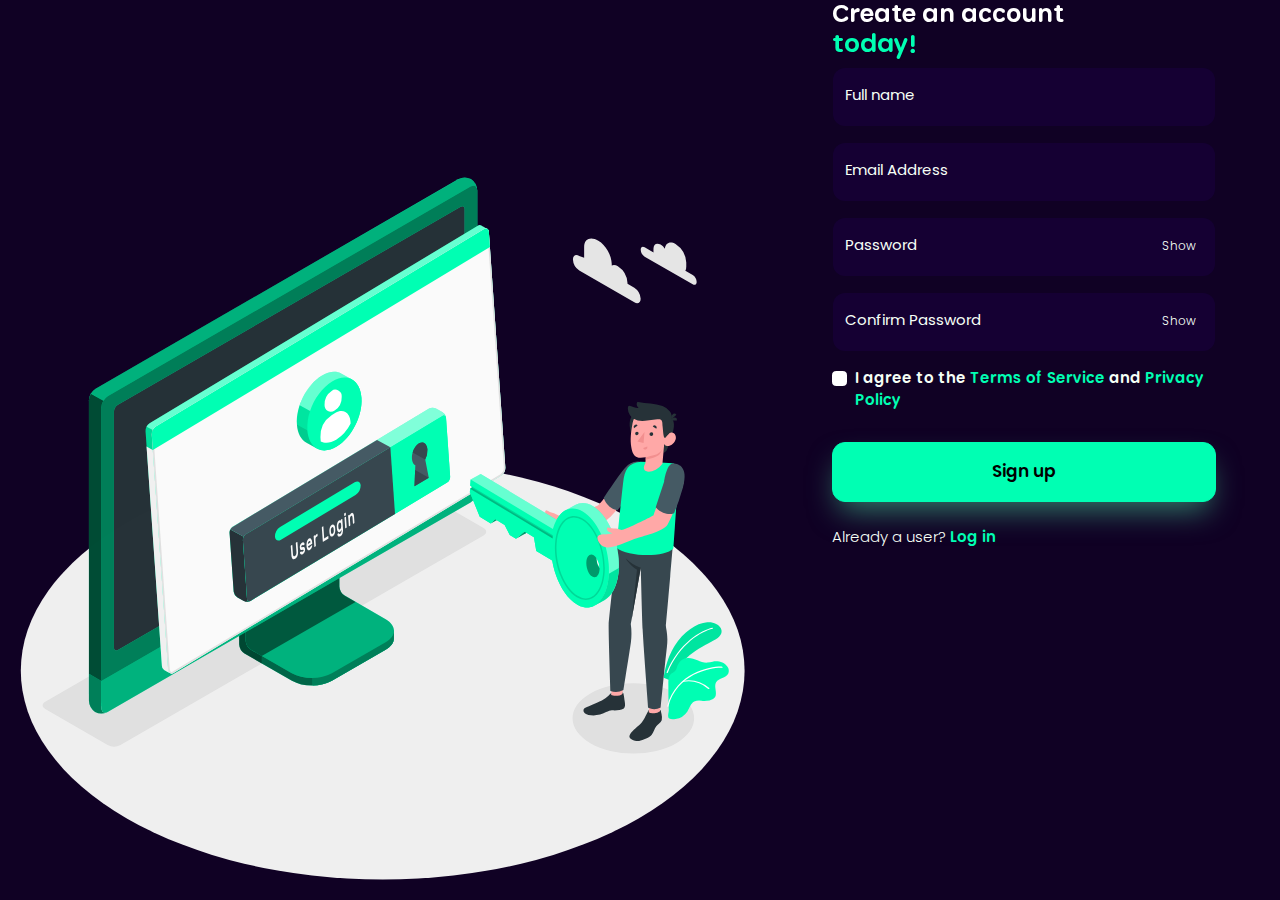
<file: index.html>
<!DOCTYPE html>
<html lang="en">
<head>
    <meta charset="UTF-8">
    <meta http-equiv="X-UA-Compatible" content="IE=edge">
    <meta name="viewport" content="width=device-width, initial-scale=1.0">
    <title>Study Buddy Signup</title>
    <link href="https://cdn.jsdelivr.net/npm/bootstrap@5.1.3/dist/css/bootstrap.min.css" rel="stylesheet">
    <link rel="stylesheet" href="https://unicons.iconscout.com/release/v4.0.0/css/line.css">
    <link rel="stylesheet" href="index.css">
    <link href="https://storyset.com/online">
    <link rel="stylesheet" href="https://cdnjs.cloudflare.com/ajax/libs/font-awesome/6.0.0-beta3/css/all.min.css">
</head>
<body>
    <form id="signup-form">
        <div class="content">
            <div class="site-wrap d-md-flex align-items-stretch">
                <div class="form-wrap">
                    <div class="form-inner">
                        <h5 class="title" style="text-align: left;">Create an account<br> <span class="today">today!</span></h5>
                        <div class="bg-img">
                            <img src="login-animate.svg" alt="Background Animation">
                        </div>
                        <div class="form-floating">
                            <input type="text" class="form-control" id="name" placeholder="Fullname" required>
                            <label for="name" style="font-family: Poppins, sans-serif;">Full name</label>
                        </div>
                        <div class="form-floating">
                            <input type="email" class="form-control" id="email" name="email" placeholder="info@example.com" required>
                            <label for="email" style="font-family: Poppins, sans-serif;">Email Address</label>
                        </div>
                        <div class="form-floating">
                            <input type="password" class="form-control" id="password" name="password" placeholder="Password" required>
                            <label for="password" style="font-family: Poppins, sans-serif;">Password</label>
                            <span id="password-show-toggle" class="password-show-toggle" onclick="togglePassword('password', 'password-show-toggle')">Show</span>
                        </div>
                        <div class="form-floating">
                            <input type="password" class="form-control" id="conpassword" name="confirm_password" placeholder="Confirm password" required>
                            <label for="conpassword" style="font-family: Poppins, sans-serif;">Confirm Password</label>
                            <span id="conpassword-show-toggle" class="conpassword-show-toggle" onclick="togglePassword('conpassword', 'conpassword-show-toggle')">Show</span>
                        </div>
                        <div class="d-flex justify-content-between">
                            <div class="form-check">
                                <input type="checkbox" class="form-check-input" id="agree" name="agree" required>
                                <label for="agree" class="form-check-label" style="font-family: 'Poppins Rounded Rounded';">I agree to the <a href="#">Terms of Service</a> and <a href="#">Privacy Policy</a></label>
                            </div>
                        </div>
                        <div class="d-grid mb-4">
                            <button type="submit" class="btn btn-primary" style="font-family: 'Poppins Rounded Rounded';">Sign up</button>
                        </div>
                        <div class="mb-2" style="font-weight: 320;">Already a user? <a href="login.html" style="font-family: 'Poppins Rounded Rounded';">Log in</a></div>
                    </div>
                </div>
            </div>
        </div>
    </form>

    <!-- Popup container -->
    <form action="home.html">
    <div class="popup-container" style="display: none;">
        <div class="popup-box">
            <img src="Confirmed-bro.svg" alt="Popup Image">
            <p><b>Sign Up successful!</b> Join us today and start exploring amazing features.</p>
            <button class="continue-btn" onclick="closePopup()">Continue</button>
        </div>
    </div>
</form>

    <script>
        // Function to toggle password visibility
        function togglePassword(inputId, toggleId) {
            const passwordField = document.getElementById(inputId);
            const toggleText = document.getElementById(toggleId);

            if (passwordField.type === "password") {
                passwordField.type = "text";
                toggleText.textContent = "Hide";
            } else {
                passwordField.type = "password";
                toggleText.textContent = "Show";
            }
        }

        // Form and popup elements
        const signupForm = document.getElementById('signup-form');
        const popupContainer = document.querySelector('.popup-container');
        const popupBox = document.querySelector('.popup-box');
        const content = document.querySelector('.content');

        // Function to show popup
        function showPopup() {
            popupContainer.style.display = 'flex';
            popupBox.classList.add('active');
            content.classList.add('blur');
        }

        // Function to close popup
        function closePopup() {
            popupBox.classList.remove('active');
            content.classList.remove('blur');
            setTimeout(() => {
                popupContainer.style.display = 'none';
            }, 300);
        }

        // Hide the popup when clicking outside the box
        popupContainer.addEventListener('click', (e) => {
            if (e.target === popupContainer) { // Check if clicked outside the popup
                popupBox.classList.remove('active'); // Remove pop-up animation
                content.classList.remove('blur'); // Remove blur effect
                setTimeout(() => {
                    popupContainer.style.display = 'none'; // Hide container after animation
                }, 300); // Match animation duration
            }
        });

        // Form submission handler
        signupForm.addEventListener('submit', (event) => {
            event.preventDefault(); // Prevent default form submission

            const name = document.getElementById('name').value.trim();
            const email = document.getElementById('email').value.trim();
            const password = document.getElementById('password').value.trim();
            const confirmPassword = document.getElementById('conpassword').value.trim();
            const agree = document.getElementById('agree').checked;

            // Input validation
            if (!name || !email || !password || !confirmPassword) {
                alert('Please fill out all fields.');
                return;
            }

            if (!validateEmail(email)) {
                alert('Please enter a valid email address.');
                return;
            }

            if (password !== confirmPassword) {
                alert('Passwords do not match.');
                return;
            }

            if (!agree) {
                alert('You must agree to the Terms of Service and Privacy Policy.');
                return;
            }

            // If all validations pass
            showPopup();
        });

        // Email validation function
        function validateEmail(email) {
            const emailRegex = /^[^\s@]+@[^\s@]+\.[^\s@]+$/; // Basic email format check
            return emailRegex.test(email);
        }
    </script>
</body>
</html>
</file>
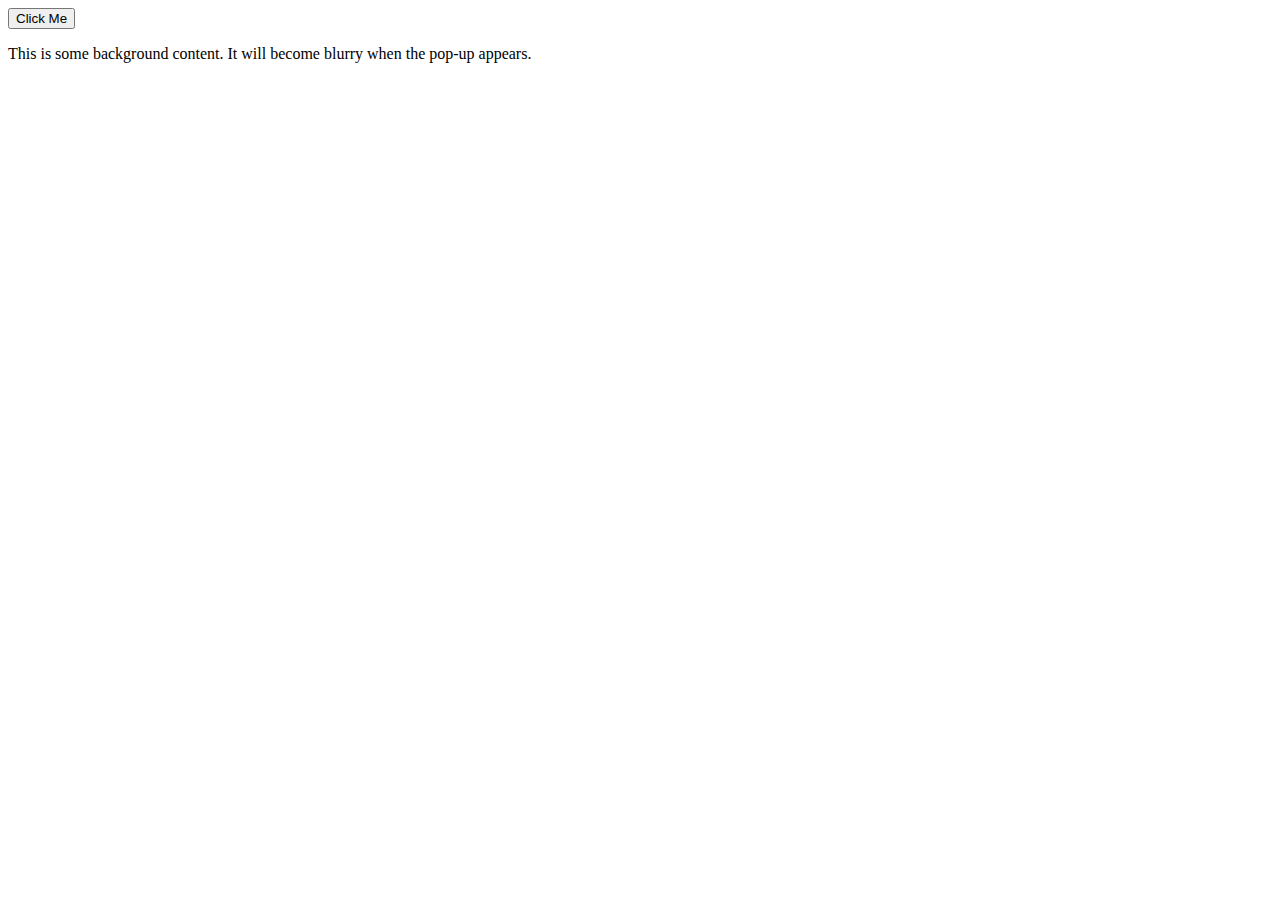
<file: aaaa.html>
<!DOCTYPE html>
<html lang="en">
<head>
    <meta charset="UTF-8">
    <meta name="viewport" content="width=device-width, initial-scale=1.0">
    <title>Rounded Popup Box</title>
    <style>
        
/* ===== Google Font Import - Poppins ===== */
@import url('https://fonts.googleapis.com/css2?family=Poppins:wght@200;300;400;500;600&display=swap');

@font-face {
  font-family: 'Poppins Rounded Rounded';
  src: url('fonts/PoppinsRounded-Rounded.ttf');
}
        /* Overlay container for the popup */
        .popup-container {
            font-family: 'Poppins', sans-sarif;
            position: fixed;
            top: 0;
            left: 0;
            width: 100%;
            height: 100%;
            display: none; /* Initially hidden */
            justify-content: center;
            align-items: center;
            background: rgba(0, 0, 0, 0.5); /* Semi-transparent background */
            animation: fadeIn 0.3s ease-in-out;
        }

        /* Main popup box with rounded edges */
        .popup-box {
            background-color: #100124; /* Purple background for the popup */
            color: white;
            border-radius: 20px; /* Rounded edges */
            padding: 20px; /* Space around the content */
            text-align: center; /* Center align the text */
            animation: popIn 0.3s ease-in-out; /* Pop-in animation */
            box-shadow: 0 10px 20px rgba(0, 0, 0, 0.3); /* Subtle shadow for depth */
            transform: scale(0); /* Initially hidden */
            max-width: 300px; /* Maximum width of the popup */
            width: 100%; /* Make it responsive */
        }

        /* Active popup animation state */
        .popup-box.active {
            transform: scale(1); /* Scale up to full size */
        }

        /* Background blur effect for the main content */
        .blur {
            filter: blur(8px); /* Apply blur effect */
            transform: scale(1.02); /* Slight zoom effect */
        }

        /* Popup animations */
        @keyframes popIn {
            0% {
                transform: scale(0.5); /* Start small */
                opacity: 0; /* Fully transparent */
            }
            100% {
                transform: scale(1); /* Full size */
                opacity: 1; /* Fully visible */
            }
        }

        @keyframes fadeIn {
            from {
                background: rgba(0, 0, 0, 0); /* Transparent */
            }
            to {
                background: rgba(0, 0, 0, 0.5); /* Semi-transparent */
            }
        }

        /* Popup image styling */
        .popup-box img {
  display: block; /* Removes inline spacing */
  width: 90%; /* Ensures the image fits nicely */
  margin: 0; /* Remove margin */
  position: relative;
  top: -40px; /* Moves the image upwards */
  margin-left: 12px;
}


        /* Main title styling */
        .popup-box p {
            margin: 0; /* Remove default margin */
            font-size: 1rem; /* Larger font size */
            margin-top: -55px;
            margin-bottom: 5px;
        }

        /* continue button styling */
        .popup-box .continue-btn {
            font-family: 'poppins rounded rounded';
            padding: 6px 5px; /* Button padding */
            width: 80%;
            font-size: 1rem; /* Button text size */
            border: 2px solid #00ffb3;
            border-radius: 15px; /* Rounded button edges */
            background-color: #100124; /* White background */
            color: #ffffff; /* Purple text color */
            cursor: pointer; /* Pointer cursor */
            transition: background-color 0.3s ease; /* Smooth hover effect */
        }

        /* Hover effect for the continue button */
        .popup-box .continue-btn:hover {
            background-color: #00ffb37d; /* Light grey background on hover */
        }
    </style>
</head>
<body>
    <!-- Trigger button to open the popup -->
    <button class="trigger-btn">Click Me</button>

    <!-- Main content that will blur when the popup is active -->
    <div class="content">
        <p>This is some background content. It will become blurry when the pop-up appears.</p>
    </div>

    <!-- Popup container -->
    <div class="popup-container">
        <!-- Popup box with content -->
        <div class="popup-box">
            <img src="Confirmed-bro.svg" alt="Popup Image">
            <p><b>Sign Up successful!</b> Join us today and start exploring amazing features.</p>
            <button class="continue-btn">Continue</button>
        </div>
    </div>

    <script>
        // Select elements
        const triggerBtn = document.querySelector('.trigger-btn');
        const popupContainer = document.querySelector('.popup-container');
        const popupBox = document.querySelector('.popup-box');
        const content = document.querySelector('.content');

        // Show the popup when the button is clicked
        triggerBtn.addEventListener('click', () => {
            popupContainer.style.display = 'flex'; // Show the container
            popupBox.classList.add('active'); // Trigger pop-up animation
            content.classList.add('blur'); // Add blur effect to the background
        });

        // Hide the popup when clicking outside the box
        popupContainer.addEventListener('click', (e) => {
            if (e.target === popupContainer) { // Check if clicked outside the popup
                popupBox.classList.remove('active'); // Remove pop-up animation
                content.classList.remove('blur'); // Remove blur effect
                setTimeout(() => {
                    popupContainer.style.display = 'none'; // Hide container after animation
                }, 300); // Match animation duration
            }
        });
    </script>
</body>
</html>
</file>
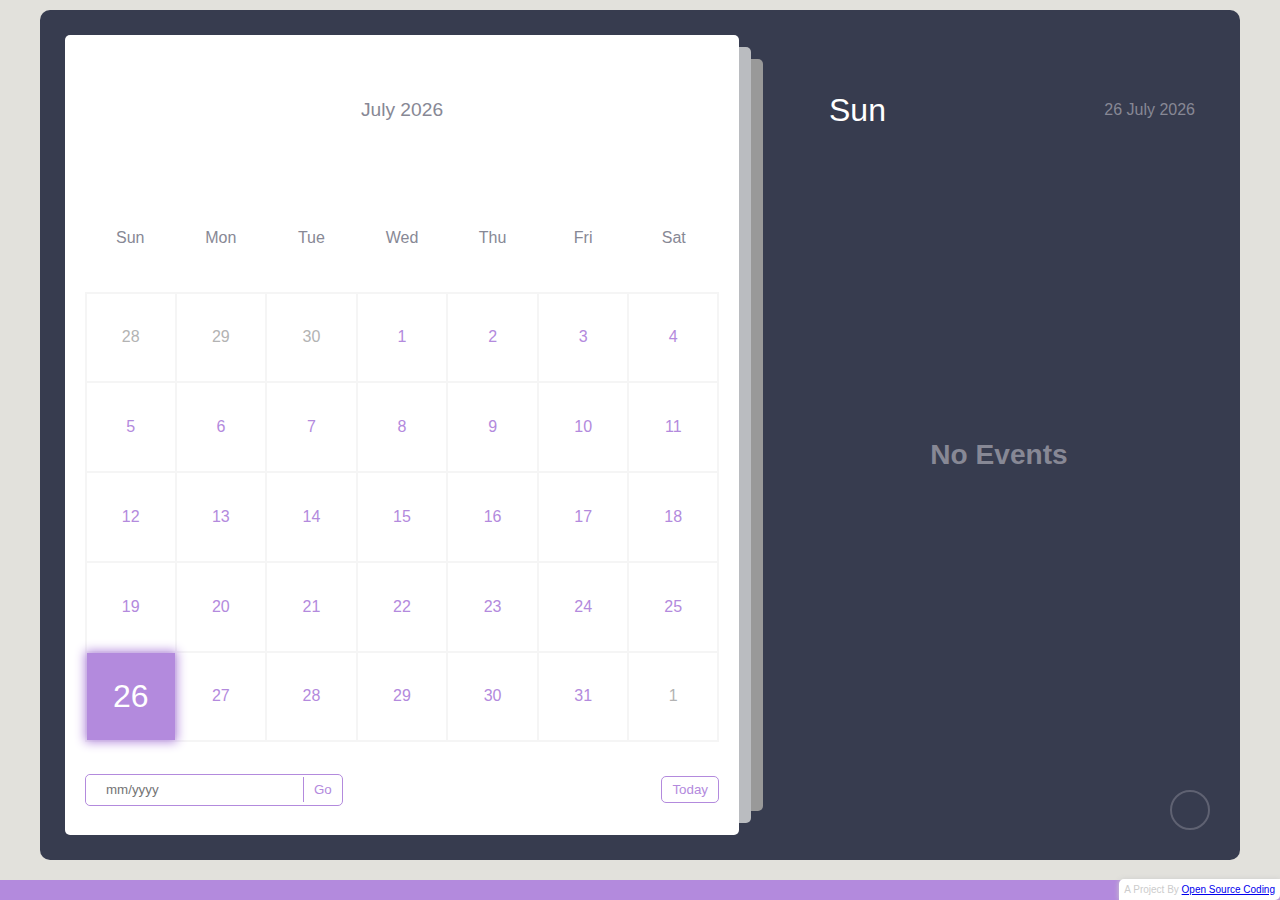
<file: calender.html>
<!DOCTYPE html>
<html lang="en">
<head>
    <meta charset="UTF-8">
    <meta http-equiv="X-UA-Compatible" content="IE=edge">
    <meta name="viewport" content="width=device-width, initial-scale=1.0">
    <link rel="stylesheet" href="calender.css">
    <title></title>
</head>
<body>
<div class="container">
    <div class="left">
      <div class="calendar">
        <div class="month">
          <i class="fas fa-angle-left prev"></i>
          <div class="date">december 2015</div>
          <i class="fas fa-angle-right next"></i>
        </div>
        <div class="weekdays">
          <div>Sun</div>
          <div>Mon</div>
          <div>Tue</div>
          <div>Wed</div>
          <div>Thu</div>
          <div>Fri</div>
          <div>Sat</div>
        </div>
        <div class="days"></div>
        <div class="goto-today">
          <div class="goto">
            <input type="text" placeholder="mm/yyyy" class="date-input" />
            <button class="goto-btn">Go</button>
          </div>
          <button class="today-btn">Today</button>
        </div>
      </div>
    </div>
    <div class="right">
      <div class="today-date">
        <div class="event-day">wed</div>
        <div class="event-date">12th december 2022</div>
      </div>
      <div class="events"></div>
      <div class="add-event-wrapper">
        <div class="add-event-header">
          <div class="title">Add Event</div>
          <i class="fas fa-times close"></i>
        </div>
        <div class="add-event-body">
          <div class="add-event-input">
            <input type="text" placeholder="Event Name" class="event-name" />
          </div>
          <div class="add-event-input">
            <input
              type="text"
              placeholder="Event Time From"
              class="event-time-from"
            />
          </div>
          <div class="add-event-input">
            <input
              type="text"
              placeholder="Event Time To"
              class="event-time-to"
            />
          </div>
        </div>
        <div class="add-event-footer">
          <button class="add-event-btn">Add Event</button>
        </div>
      </div>
    </div>
    <button class="add-event">
      <i class="fas fa-plus"></i>
    </button>
  </div>

  <div class="credits">

  </div>
  <script src="calender.js"></script>
</body>
</html>
</file>
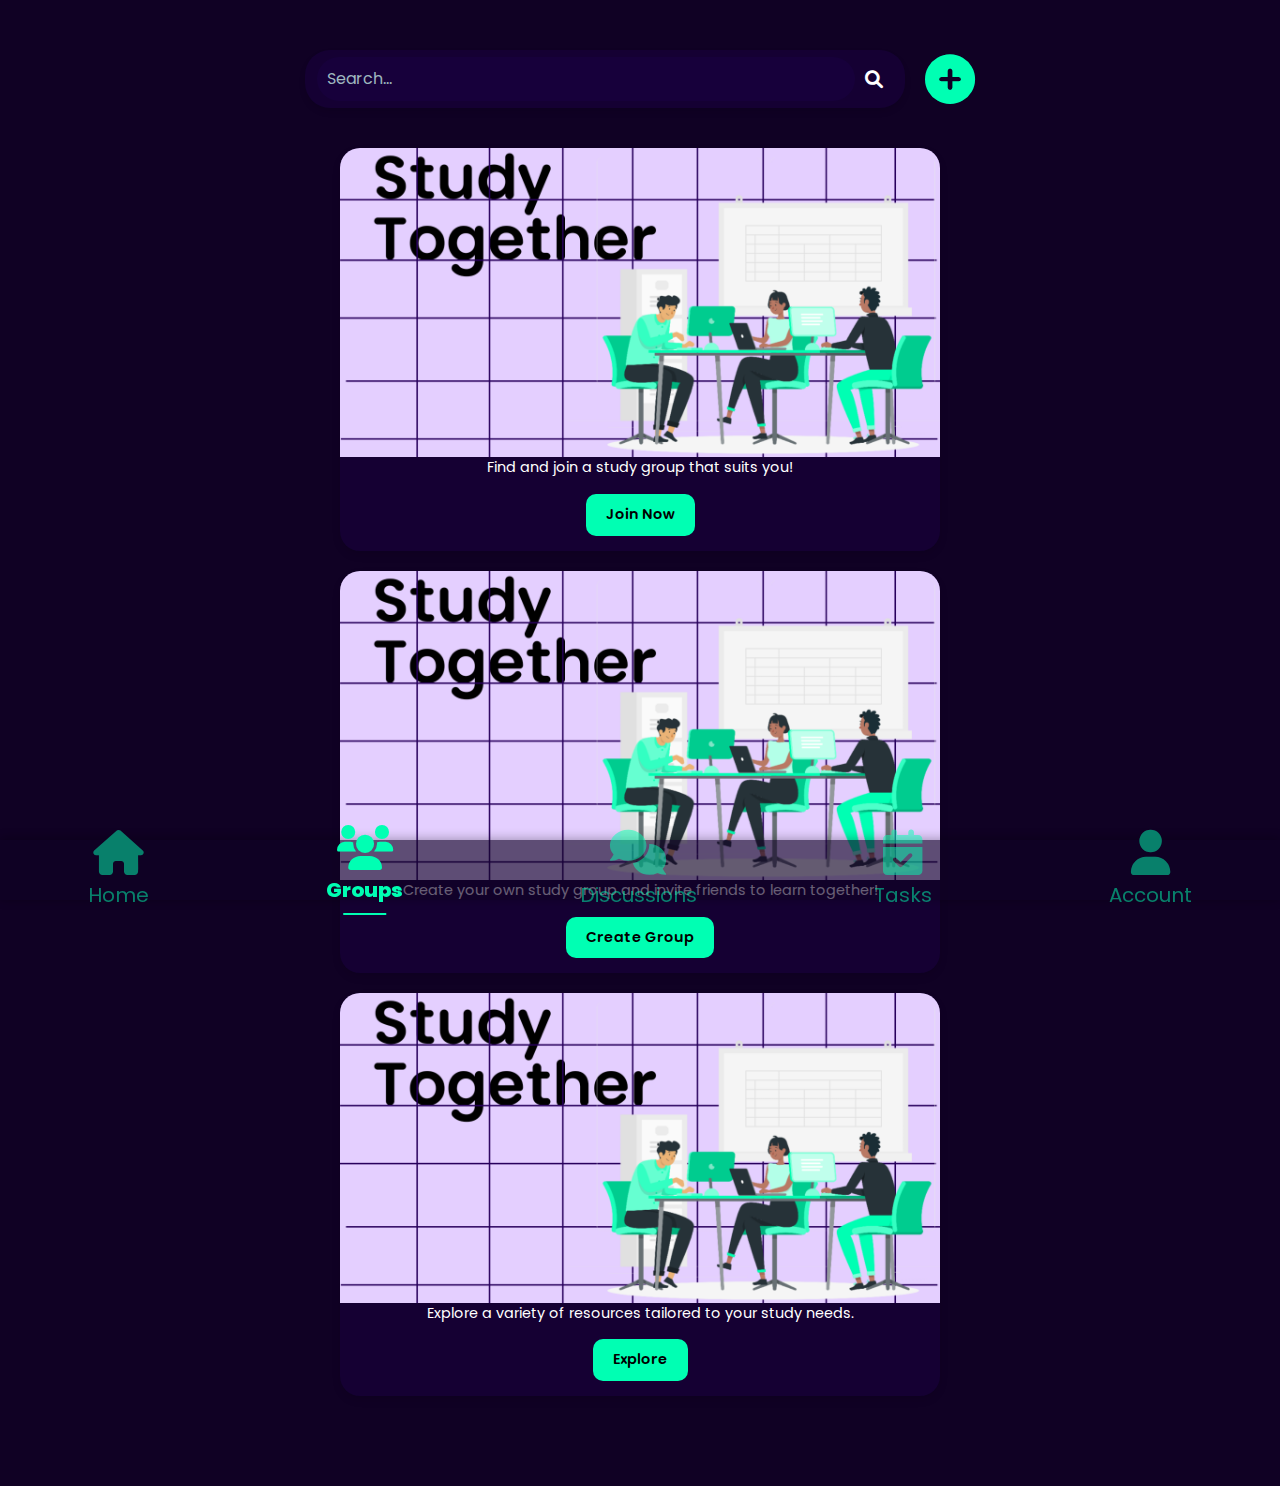
<file: groups.html>
<!DOCTYPE html>
<html lang="en">
<head>
    <meta charset="UTF-8">
    <meta http-equiv="X-UA-Compatible" content="IE=edge">
    <meta name="viewport" content="width=device-width, initial-scale=1.0">
    <title>Study Buddy</title>
    <link rel="shortcut icon" href="favicon.png">
    <link href="https://cdn.jsdelivr.net/npm/bootstrap@5.1.3/dist/css/bootstrap.min.css" rel="stylesheet">
    <link rel="stylesheet" href="https://unicons.iconscout.com/release/v4.0.0/css/line.css">
    <link rel="stylesheet" href="index.css">
    <link rel="stylesheet" href="navbar.css">
    <link rel="stylesheet" href="https://cdnjs.cloudflare.com/ajax/libs/font-awesome/6.0.0-beta3/css/all.min.css">
    <style> 
        body {
            margin: 0;
            padding: 0;
            display: flex;
            flex-direction: column;
            align-items: center;
            justify-content: flex-start;
            min-height: 100vh;
            padding: 50px 20px;
        }

        /* Container styles for scrolling cards */
        .cards-container {
            width: 100%;
            max-width: 600px; /* Limit the width for a centered look */
            margin: 20px auto; /* Centered horizontally */
        }

        /* Card styles */
        .rounded-box {
            background: #1b00437c; /* White background */
            border-radius: 20px; /* Rounded corners */
            box-shadow: 0 4px 8px rgba(0, 0, 0, 0.1); /* Subtle shadow */
            overflow: hidden; /* Ensures the image is part of the rounded box */
            width: 100%; /* Full width */
            text-align: center;
            margin-bottom: 20px; /* Space between cards */
        }

        /* Image styles */
        .rounded-box img {
            width: 100%; /* Full width image */
            display: block; /* Removes gaps below the image */
        }

        .rounded-box p {
            font-size: 0.9rem;
            color: #ffffff; /* Medium gray text */
            margin: 0 15px 15px;
        }

        /* Button styles */
        .rounded-box .button {
            background-color: #00ffb3; /* Blue button */
            color: #000000;
            padding: 10px 20px;
            border: none;
            border-radius: 10px;
            text-decoration: none;
            font-size: 0.9rem;
            cursor: pointer;
            display: inline-block;
            transition: background-color 0.3s ease;
            margin-bottom: 15px;
        }

        .rounded-box .button:hover {
            background-color: #00e09d; /* Darker blue on hover */
        }


    </style>
</head>
<body>
    <div class="search-container">
        <div class="search-bar">
          <input type="text" placeholder="Search..." class="search-input">
          <span class="search-btn"><i class="fa-solid fa-magnifying-glass"></i></span>
        </div>
        <button class="plus-btn">
          <i class="fa-solid fa-circle-plus fa-beat"></i>
        </button>
      </div>
      
    <!-- Cards Container -->
    <div class="cards-container">
        <!-- Card 1 -->
        <div class="rounded-box">
            <img src="20241225_155256copy.png" alt="Illustration 1">
            <p>Find and join a study group that suits you!</p>
            <a href="#" class="button" style="font-family: 'Poppins Rounded Rounded';">Join Now</a>
        </div>
        <!-- Card 2 -->
        <div class="rounded-box">
            <img src="20241225_155256copy.png" alt="Illustration 2">
            <p>Create your own study group and invite friends to learn together!</p>
            <a href="#" class="button" style="font-family: 'Poppins Rounded Rounded';">Create Group</a>
        </div>
        <!-- Card 3 -->
        <div class="rounded-box">
            <img src="20241225_155256copy.png" alt="Illustration 3">
            <p>Explore a variety of resources tailored to your study needs.</p>
            <a href="#" class="button" style="font-family: 'Poppins Rounded Rounded';">Explore</a>
        </div>
    </div>

    <div class="bottom-nav">
        <a href="home.html" class="nav-item">
          <i class="fa-solid fa-house"></i>
          <span>Home</span>
        </a>
        <a href="groups.html" class="nav-item active">
          <i class="fa-solid fa-users"></i>
          <span>Groups</span>
        </a>
        <a href="heyy.html" class="nav-item">
          <i class="fa-solid fa-comments"></i>
          <span>Discussions</span>
        </a>
        <a href="#tasks" class="nav-item">
          <i class="fa-solid fa-calendar-check"></i>
          <span>Tasks</span>
        </a>
        <a href="#account" class="nav-item">
          <i class="fa-solid fa-user"></i>
          <span>Account</span>
        </a>
    </div>
      
<script src="navbar.js"></script>
<script src="groups.js"></script>
  
</body>
</html>
</file>
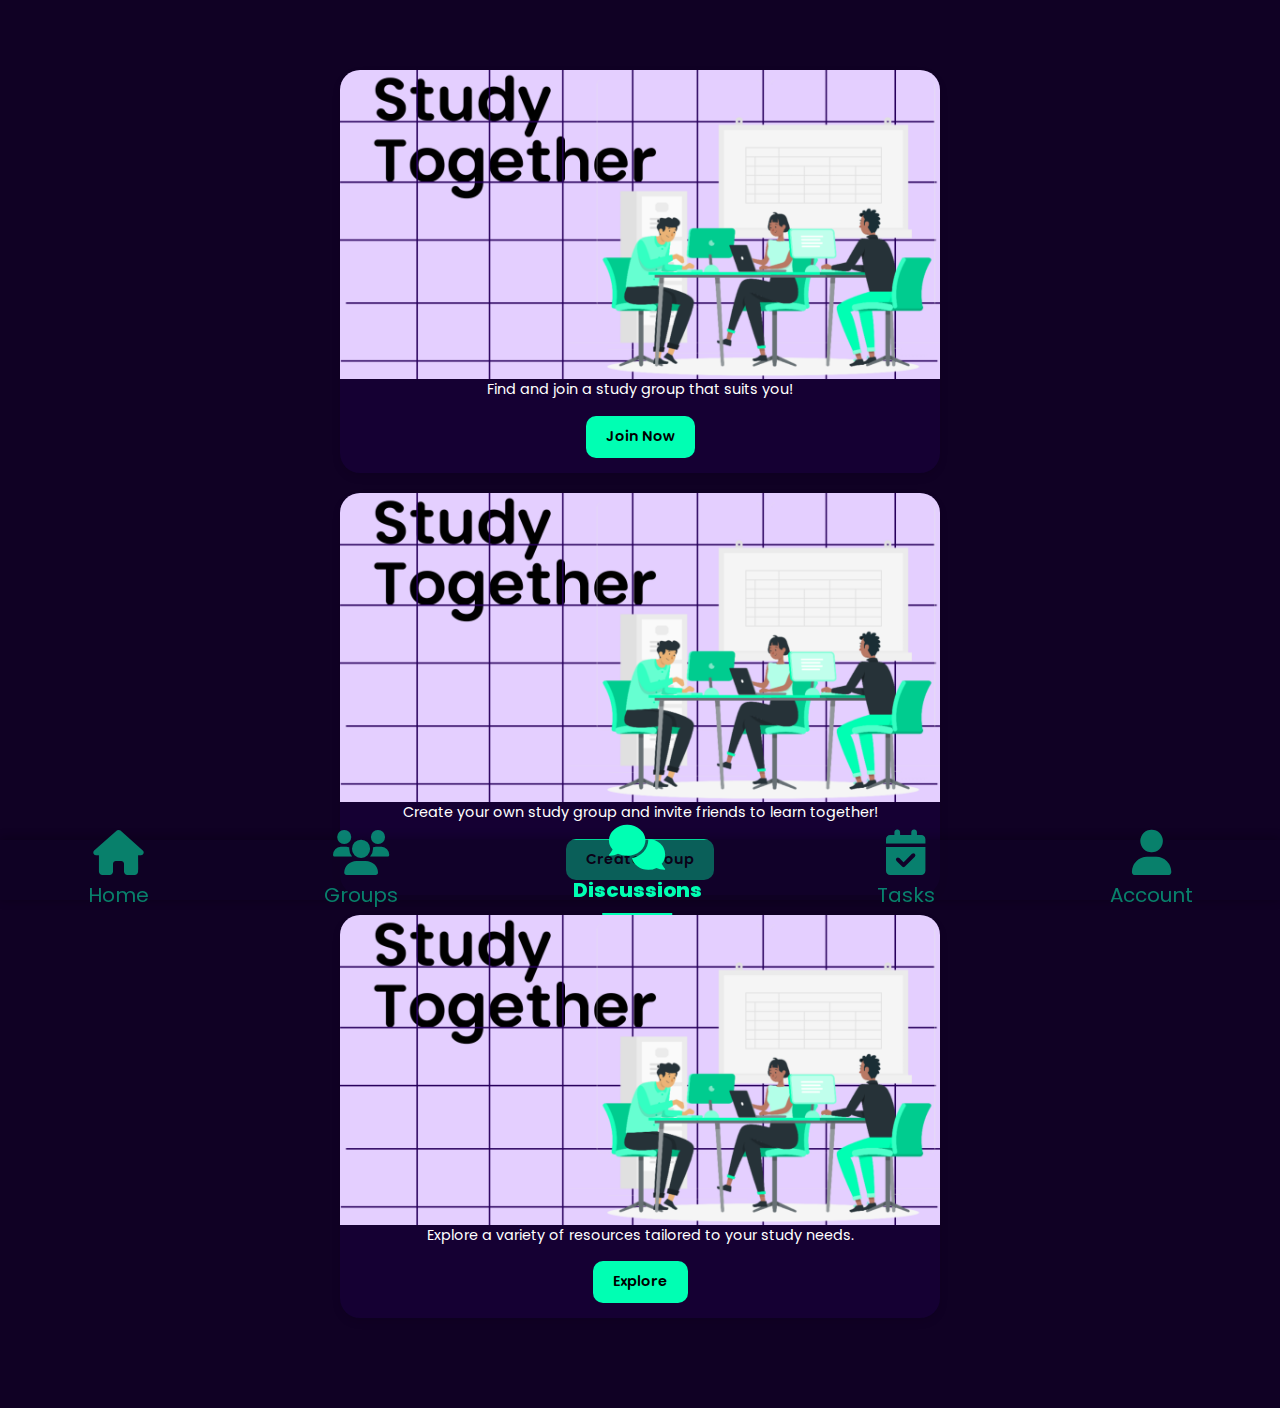
<file: heyy.html>
<!DOCTYPE html>
<html lang="en">
<head>
    <meta charset="UTF-8">
    <meta http-equiv="X-UA-Compatible" content="IE=edge">
    <meta name="viewport" content="width=device-width, initial-scale=1.0">
    <title>Study Buddy</title>
    <link rel="shortcut icon" href="favicon.png">
    <link href="https://cdn.jsdelivr.net/npm/bootstrap@5.1.3/dist/css/bootstrap.min.css" rel="stylesheet">
    <link rel="stylesheet" href="https://unicons.iconscout.com/release/v4.0.0/css/line.css">
    <link rel="stylesheet" href="index.css">
    <link rel="stylesheet" href="navbar.css">
    <link rel="stylesheet" href="https://cdnjs.cloudflare.com/ajax/libs/font-awesome/6.0.0-beta3/css/all.min.css">
    <style> 
        body {
            margin: 0;
            padding: 0;
            display: flex;
            flex-direction: column;
            align-items: center;
            justify-content: flex-start;
            min-height: 100vh;
            padding: 50px 20px;
        }

        /* Container styles for scrolling cards */
        .cards-container {
            width: 100%;
            max-width: 600px; /* Limit the width for a centered look */
            margin: 20px auto; /* Centered horizontally */
        }

        /* Card styles */
        .rounded-box {
            background: #1b00437c; /* White background */
            border-radius: 20px; /* Rounded corners */
            box-shadow: 0 4px 8px rgba(0, 0, 0, 0.1); /* Subtle shadow */
            overflow: hidden; /* Ensures the image is part of the rounded box */
            width: 100%; /* Full width */
            text-align: center;
            margin-bottom: 20px; /* Space between cards */
        }

        /* Image styles */
        .rounded-box img {
            width: 100%; /* Full width image */
            display: block; /* Removes gaps below the image */
        }

        .rounded-box p {
            font-size: 0.9rem;
            color: #ffffff; /* Medium gray text */
            margin: 0 15px 15px;
        }

        /* Button styles */
        .rounded-box .button {
            background-color: #00ffb3; /* Blue button */
            color: #000000;
            padding: 10px 20px;
            border: none;
            border-radius: 10px;
            text-decoration: none;
            font-size: 0.9rem;
            cursor: pointer;
            display: inline-block;
            transition: background-color 0.3s ease;
            margin-bottom: 15px;
        }

        .rounded-box .button:hover {
            background-color: #00e09d; /* Darker blue on hover */
        }


    </style>
</head>
<body>
    <!-- Cards Container -->
    <div class="cards-container">
        <!-- Card 1 -->
        <div class="rounded-box">
            <img src="20241225_155256copy.png" alt="Illustration 1">
            <p>Find and join a study group that suits you!</p>
            <a href="#" class="button" style="font-family: 'Poppins Rounded Rounded';">Join Now</a>
        </div>
        <!-- Card 2 -->
        <div class="rounded-box">
            <img src="20241225_155256copy.png" alt="Illustration 2">
            <p>Create your own study group and invite friends to learn together!</p>
            <a href="#" class="button" style="font-family: 'Poppins Rounded Rounded';">Create Group</a>
        </div>
        <!-- Card 3 -->
        <div class="rounded-box">
            <img src="20241225_155256copy.png" alt="Illustration 3">
            <p>Explore a variety of resources tailored to your study needs.</p>
            <a href="#" class="button" style="font-family: 'Poppins Rounded Rounded';">Explore</a>
        </div>
    </div>

    <div class="bottom-nav">
        <a href="home.html" class="nav-item">
          <i class="fa-solid fa-house"></i>
          <span>Home</span>
        </a>
        <a href="groups.html" class="nav-item">
          <i class="fa-solid fa-users"></i>
          <span>Groups</span>
        </a>
        <a href="heyy.html" class="nav-item active">
          <i class="fa-solid fa-comments"></i>
          <span>Discussions</span>
        </a>
        <a href="#tasks" class="nav-item">
          <i class="fa-solid fa-calendar-check"></i>
          <span>Tasks</span>
        </a>
        <a href="#account" class="nav-item">
          <i class="fa-solid fa-user"></i>
          <span>Account</span>
        </a>
    </div>
      
        
<script src="navbar.js"></script>
  
</body>
</html>
</file>
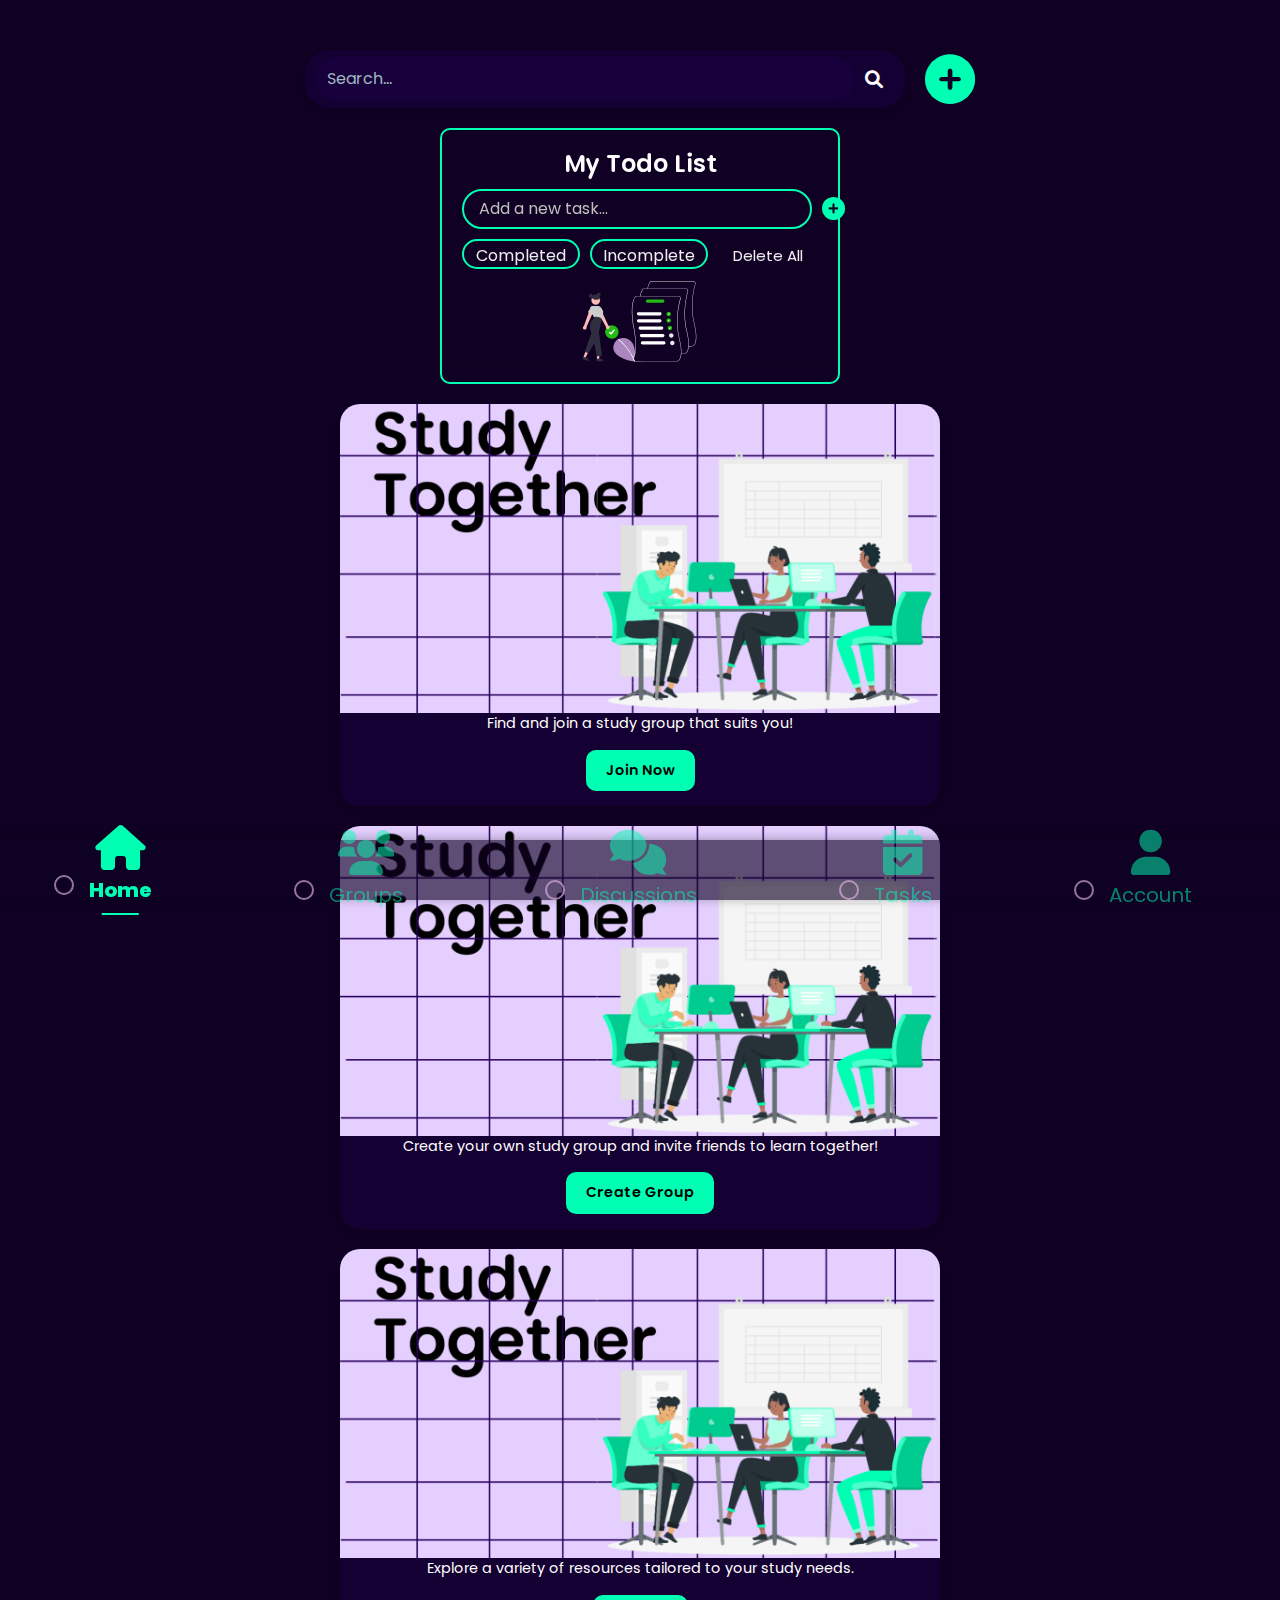
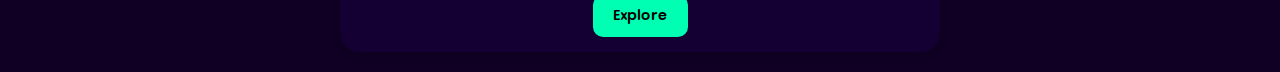
<file: home.html>
<!DOCTYPE html>
<html lang="en">
<head>
    <meta charset="UTF-8">
    <meta http-equiv="X-UA-Compatible" content="IE=edge">
    <meta name="viewport" content="width=device-width, initial-scale=1.0">
    <title>Study Buddy</title>
    <link rel="shortcut icon" href="favicon.png">
    <link href="https://cdn.jsdelivr.net/npm/bootstrap@5.1.3/dist/css/bootstrap.min.css" rel="stylesheet">
    <link rel="stylesheet" href="https://unicons.iconscout.com/release/v4.0.0/css/line.css">
    <link rel="stylesheet" href="index.css">
    <link rel="stylesheet" href="navbar.css">
    <link rel="stylesheet" href="todo.css">
    <link rel="stylesheet" href="https://cdnjs.cloudflare.com/ajax/libs/font-awesome/6.0.0-beta3/css/all.min.css">
    <style> 
        body {
            margin: 0;
            padding: 0;
            display: flex;
            flex-direction: column;
            align-items: center;
            justify-content: flex-start;
            min-height: 100vh;
            padding: 50px 20px;
        }

        /* Container styles for scrolling cards */
        .cards-container {
            width: 100%;
            max-width: 600px; /* Limit the width for a centered look */
            margin: 20px auto; /* Centered horizontally */
        }

        /* Card styles */
        .rounded-box {
            background: #1b00437c; /* White background */
            border-radius: 20px; /* Rounded corners */
            box-shadow: 0 4px 8px rgba(0, 0, 0, 0.1); /* Subtle shadow */
            overflow: hidden; /* Ensures the image is part of the rounded box */
            width: 100%; /* Full width */
            text-align: center;
            margin-bottom: 20px; /* Space between cards */
        }

        /* Image styles */
        .rounded-box img {
            width: 100%; /* Full width image */
            display: block; /* Removes gaps below the image */
        }

        .rounded-box p {
            font-size: 0.9rem;
            color: #ffffff; /* Medium gray text */
            margin: 0 15px 15px;
        }

        /* Button styles */
        .rounded-box .button {
            background-color: #00ffb3; /* Blue button */
            color: #000000;
            padding: 10px 20px;
            border: none;
            border-radius: 10px;
            text-decoration: none;
            font-size: 0.9rem;
            cursor: pointer;
            display: inline-block;
            transition: background-color 0.3s ease;
            margin-bottom: 15px;
        }

        .rounded-box .button:hover {
            background-color: #00e09d; /* Darker blue on hover */
        }


    </style>
</head>
<body>
    <div class="search-container">
        <div class="search-bar">
          <input type="text" placeholder="Search..." class="search-input">
          <span class="search-btn"><i class="fa-solid fa-magnifying-glass"></i></span>
        </div>
        <button class="plus-btn">
          <i class="fa-solid fa-circle-plus"></i>
        </button>
      </div>
      <div class="container">
        <h4>My Todo List</h4>
        <div class="input-container">
          <input class="todo-input" placeholder="Add a new task...">
          <button class="add-button">
            <i class="fa-solid fa-circle-plus fa-beat"></i>
          </button>
        </div>
        <div class="filters">
          <div class="filter" data-filter="completed">Completed</div>
          <div class="filter" data-filter="pending">Incomplete</div>
          <div class="delete-all">Delete All</div>
        </div>
        <div class="todos-container">
          <ul class="todos"></ul>
          <img class="empty-image" src="./empty.svg">
        </div>
      </div>
      
    <!-- Cards Container -->
    <div class="cards-container">
        <!-- Card 1 -->
        <div class="rounded-box">
            <img src="20241225_155256copy.png" alt="Illustration 1">
            <p>Find and join a study group that suits you!</p>
            <a href="#" class="button" style="font-family: 'Poppins Rounded Rounded';">Join Now</a>
        </div>
        <!-- Card 2 -->
        <div class="rounded-box">
            <img src="20241225_155256copy.png" alt="Illustration 2">
            <p>Create your own study group and invite friends to learn together!</p>
            <a href="#" class="button" style="font-family: 'Poppins Rounded Rounded';">Create Group</a>
        </div>
        <!-- Card 3 -->
        <div class="rounded-box">
            <img src="20241225_155256copy.png" alt="Illustration 3">
            <p>Explore a variety of resources tailored to your study needs.</p>
            <a href="#" class="button" style="font-family: 'Poppins Rounded Rounded';">Explore</a>
        </div>
    </div>

    <div class="bottom-nav">
        <a href="home.html" class="nav-item">
          <i class="fa-solid fa-house"></i>
          <span>Home</span>
        </a>
        <a href="groups.html" class="nav-item active">
          <i class="fa-solid fa-users"></i>
          <span>Groups</span>
        </a>
        <a href="heyy.html" class="nav-item">
          <i class="fa-solid fa-comments"></i>
          <span>Discussions</span>
        </a>
        <a href="#tasks" class="nav-item">
          <i class="fa-solid fa-calendar-check"></i>
          <span>Tasks</span>
        </a>
        <a href="#account" class="nav-item">
          <i class="fa-solid fa-user"></i>
          <span>Account</span>
        </a>
    </div>
      
<script src="navbar.js"></script>
<script src="groups.js"></script>
<script src="todo.js"></script>
  
</body>
</html>
</file>
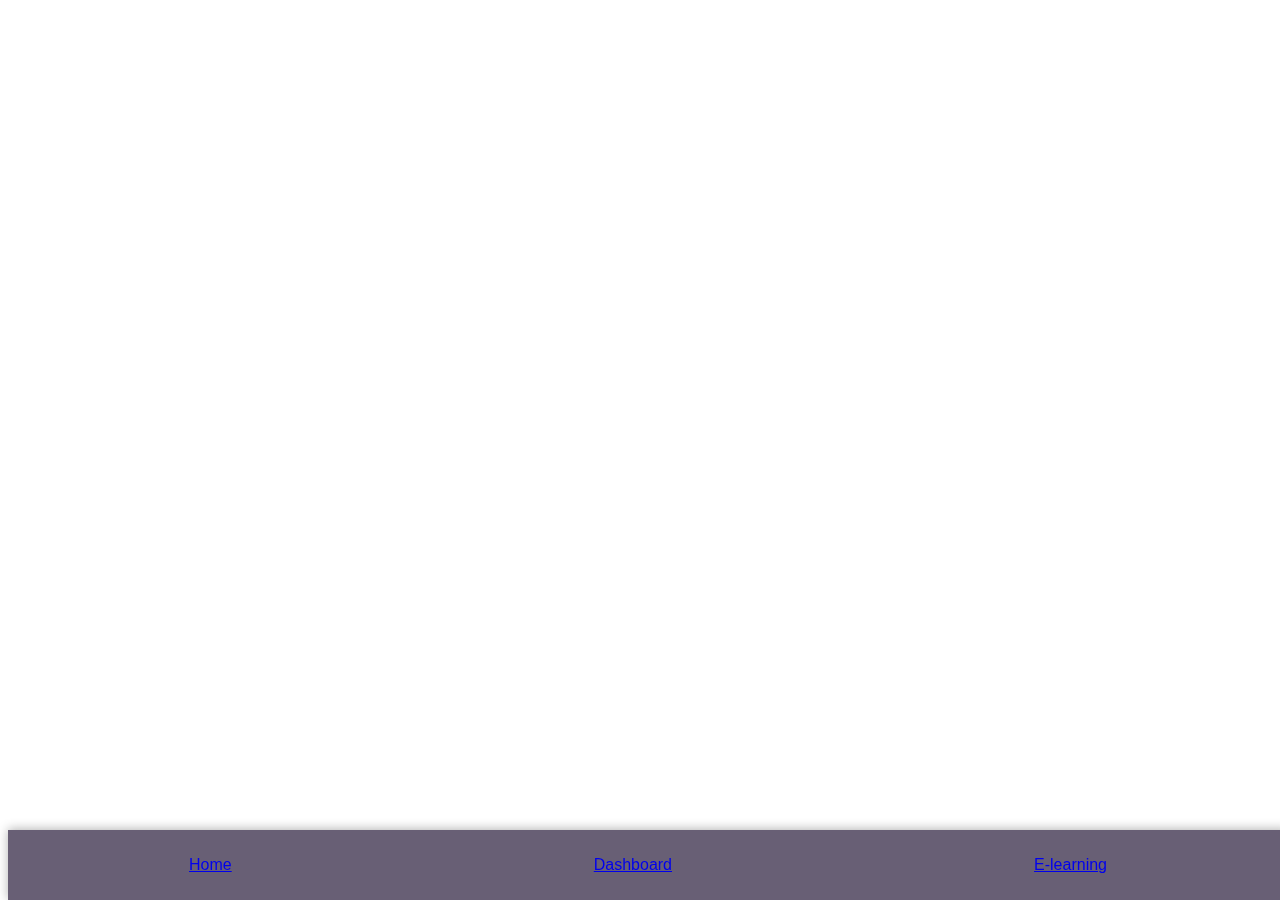
<file: navbar.html>
<!DOCTYPE html>
<html lang="en">
<head>
    <meta charset="UTF-8">
    <meta http-equiv="X-UA-Compatible" content="IE=edge">
    <meta name="viewport" content="width=device-width, initial-scale=1.0">
    <link rel="stylesheet" href="navbar.css">
    <title>Bottom Navigation Bar</title>
</head>
<body>
    <div class="bottom-nav">
        <a href="home.html" class="nav-item>
            <i class="fa fa-home"></i>
            <span>Home</span>
        </a>
        <a href="here.html" class="nav-item>
            <i class="fa fa-shopping-cart"></i>
            <span>Dashboard</span>
        </a>
        <a href="heyy.html" class="nav-item>
            <i class="fa fa-graduation-cap"></i>
            <span>E-learning</span>
        </a>
    </div>
    <script src="navbar.js"></script>
</body>
</html>
</file>
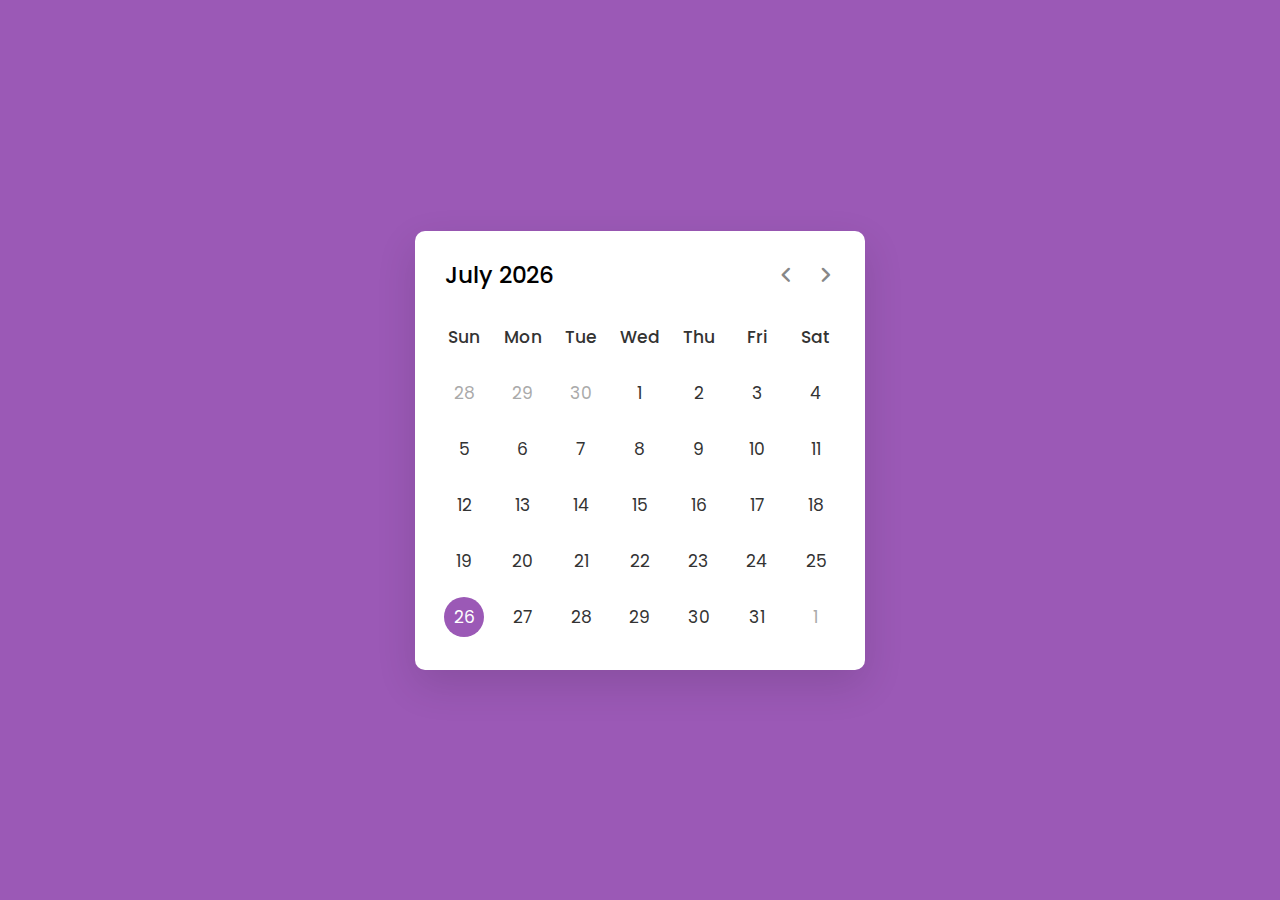
<file: sim.html>
<!DOCTYPE html>
<!-- Coding By CodingNepal - youtube.com/codingnepal -->
<html lang="en" dir="ltr">
  <head>
    <meta charset="utf-8">
    <title>Dynamic Calendar JavaScript | CodingNepal</title>
    <link rel="stylesheet" href="sim.css">
    <meta name="viewport" content="width=device-width, initial-scale=1.0">
    <!-- Google Font Link for Icons -->
    <link rel="stylesheet" href="https://fonts.googleapis.com/css2?family=Material+Symbols+Rounded:opsz,wght,FILL,GRAD@20..48,100..700,0..1,-50..200">
    <script src="sim.js" defer></script>
  </head>
  <body>
    <div class="wrapper">
      <header>
        <p class="current-date"></p>
        <div class="icons">
          <span id="prev" class="material-symbols-rounded">chevron_left</span>
          <span id="next" class="material-symbols-rounded">chevron_right</span>
        </div>
      </header>
      <div class="calendar">
        <ul class="weeks">
          <li>Sun</li>
          <li>Mon</li>
          <li>Tue</li>
          <li>Wed</li>
          <li>Thu</li>
          <li>Fri</li>
          <li>Sat</li>
        </ul>
        <ul class="days"></ul>
      </div>
    </div>
    
  </body>
</html>
</file>
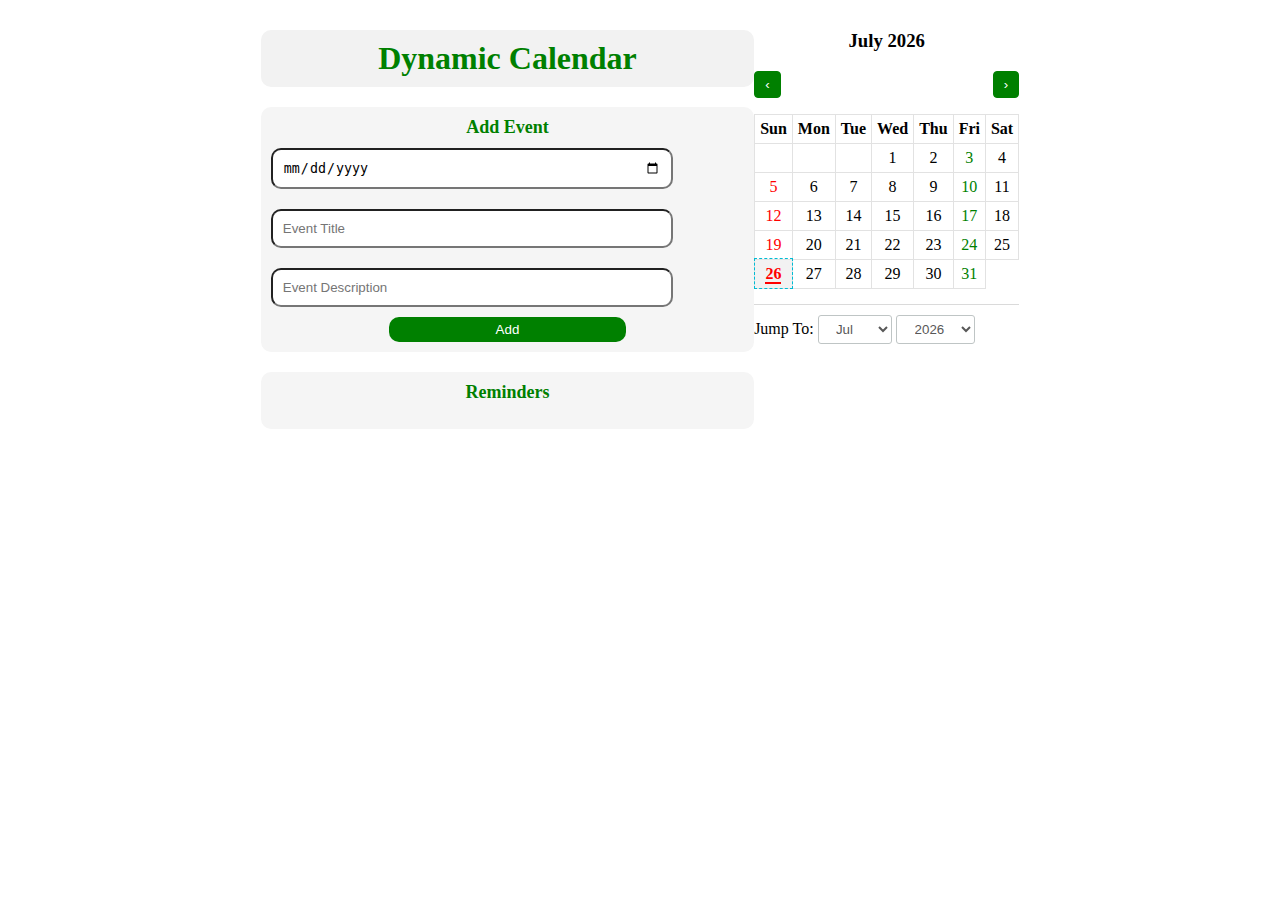
<file: tasks.html>
<!-- index.html -->

<!DOCTYPE html>
<html lang="en">

<head>
	<meta charset="UTF-8">
	<meta name="viewport"
		content="width=device-width, 
				initial-scale=1.0">
	<link rel="stylesheet" href="tasks.css">
	<title>Dynamic Calendar</title>
</head>

<body>
	<!-- Main wrapper for the calendar application -->
	<div class="wrapper">
		<div class="container-calendar">
			<div id="left">
				<h1>Dynamic Calendar</h1>
				<div id="event-section">
					<h3>Add Event</h3>
					<input type="date" id="eventDate">
					<input type="text"
						id="eventTitle"
						placeholder="Event Title">
					<input type="text"
						id="eventDescription"
						placeholder="Event Description">
					<button id="addEvent" onclick="addEvent()">
						Add
					</button>
				</div>
				<div id="reminder-section">
					<h3>Reminders</h3>
					<!-- List to display reminders -->
					<ul id="reminderList">
						<li data-event-id="1">
							<strong>Event Title</strong>
							- Event Description on Event Date
							<button class="delete-event"
								onclick="deleteEvent(1)">
								Delete
							</button>
						</li>
					</ul>
				</div>
			</div>
			<div id="right">
				<h3 id="monthAndYear"></h3>
				<div class="button-container-calendar">
					<button id="previous"
							onclick="previous()">
						‹
					</button>
					<button id="next"
							onclick="next()">
						›
					</button>
				</div>
				<table class="table-calendar"
					id="calendar"
					data-lang="en">
					<thead id="thead-month"></thead>
					<!-- Table body for displaying the calendar -->
					<tbody id="calendar-body"></tbody>
				</table>
				<div class="footer-container-calendar">
					<label for="month">Jump To: </label>
					<!-- Dropdowns to select a specific month and year -->
					<select id="month" onchange="jump()">
						<option value=0>Jan</option>
						<option value=1>Feb</option>
						<option value=2>Mar</option>
						<option value=3>Apr</option>
						<option value=4>May</option>
						<option value=5>Jun</option>
						<option value=6>Jul</option>
						<option value=7>Aug</option>
						<option value=8>Sep</option>
						<option value=9>Oct</option>
						<option value=10>Nov</option>
						<option value=11>Dec</option>
					</select>
					<!-- Dropdown to select a specific year -->
					<select id="year" onchange="jump()"></select>
				</div>
			</div>
		</div>
	</div>
	<!-- Include the JavaScript file for the calendar functionality -->
	<script src="tasks.js"></script>
</body>

</html>
</file>
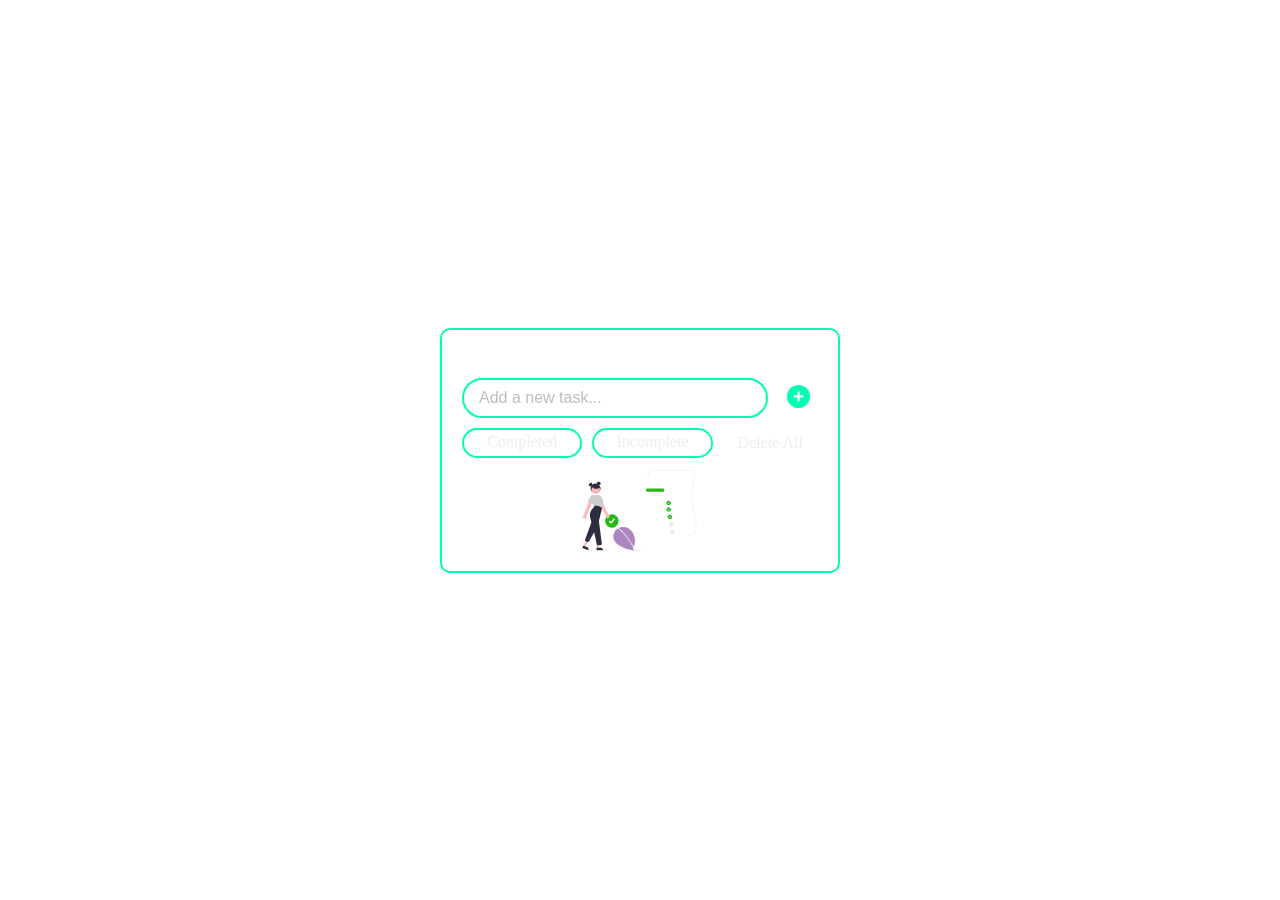
<file: todo.html>
<!DOCTYPE html>
<html lang="en">
<head>
  <meta charset="UTF-8">
  <meta http-equiv="X-UA-Compatible" content="IE=edge">
  <meta name="viewport" content="width=device-width, initial-scale=1.0">
  <title>TODO LIST</title>
  <link rel="stylesheet" href="https://cdnjs.cloudflare.com/ajax/libs/font-awesome/6.0.0-beta3/css/all.min.css">
  <link rel="stylesheet" href="todo.css">
  <!--<style>
    *,
    *::before,
    *::after {
      margin: 0;
      padding: 0;
      box-sizing: border-box;
    }

    body {
      font-family: 'Roboto', sans-serif;
      height: 100vh;
      display: flex;
      align-items: center;
      justify-content: center;
      background: url(./background.jpg) no-repeat center center;
      background-size: cover;
      padding: 10px;
    }

    .container {
      width: 100%;
      max-width: 400px;
      padding: 20px;
      background: transparent;
      border: 2px solid #00ffb3;
      border-radius: 10px;
      backdrop-filter: blur(15px);
      display: flex;
      flex-direction: column;
    }

    h4 {
      color: #00ffb3;
      text-align: center;
      margin-bottom: 10px;
    }

    .input-container {
      display: flex;
      justify-content: space-between;
      margin-bottom: 10px;
      height: 35px;
    }

    .todo-input {
      flex: 1;
      outline: none;
      padding: 10px 15px;
      background-color: transparent;
      border: 2px solid #00ffb3;
      border-radius: 30px;
      color: #eee;
      font-size: 16px;
    }

    .todo-input::placeholder {
      color: #bfbfbf;
    }

    .add-button {
      border: none;
      outline: none;
      background: none;
      color: #00ffb3;
      font-size: 23px;
      cursor: pointer;
      border-radius: 40px;
      width: 40px;
      height: 40px;
      margin-left: 0px;
    }

    .filters {
      display: flex;
      justify-content: space-between;
      gap: 10px;
      margin-bottom: 10px;
      height: 30px;
    }

    .filter {
      color: #eee;
      padding: 3px 10px;
      border-radius: 30px;
      border: 2px solid #00ffb3;
      font-size: 16px;
      text-align: center;
      flex: 1;
      transition: all 0.2s ease;
      cursor: pointer;
    }

    .filter.active, 
    .filter:hover {
      background-color: #00ffb37d;;
    }

    .delete-all {
  display: flex;
  color: #eee;
  padding: 6px 15px;
  cursor: pointer;
  transition: all 0.2s ease;
}

.delete-all:hover {
  border-radius: 5px;
  background-color: none;
}

    .todos-container {
      max-height: 150px;
      overflow-y: auto;
    }

    .todos-container::-webkit-scrollbar {
      width: 6px;
    }

    .todos-container::-webkit-scrollbar-thumb {
      background: #d5d5d5;
      border-radius: 10px;
    }

    .todos {
      list-style: none;
      padding: 0;
      margin: 0;
    }

    .todo {
      display: flex;
      align-items: center;
      justify-content: space-between;
      background-color: #1b00437c;
      border-radius: 8px;
      margin: 6px 0;
      padding: 10px;
    }

    .todo:active, .todo:hover {
      border: #00ffb3 2px;
    }

    .todo label {
      display: flex;
      padding-left: 11px;
      align-items: center;
      color: #eee;
      cursor: pointer;
      flex-grow: 1;
    }

    .todo span {
      padding-left: 0px;
      position: relative;
      cursor: pointer;
    }

    span::before {
      content: "";
      height: 20px;
      width: 20px;
      position: absolute;
      left: -30px;
      border-radius: 50%;
      border: 2px solid #e6b7eca1;
    }

    input[type='checkbox'] {
      visibility: hidden;
      padding-left: 20px;
    }

    input:checked + span {
      text-decoration: line-through;
    }

    input:checked + span::before {
      background: url(./check.svg) 50% 50% no-repeat #00ffb3;
      border-color: #00ffb3;
    }

    .delete-btn {
      background: none;
      border: none;
      cursor: pointer;
      color: #eee;
      font-size: 20px;
    }

    .empty-image {
      margin-top: 2px;
      display: block;
      width: 100%;
      height: auto;
      max-width: 150px;
      margin-left: auto;
      margin-right: auto;
    }
  </style>-->
</head>
<body>
  <div class="container">
    <h4>My Todo List</h4>
    <div class="input-container">
      <input class="todo-input" placeholder="Add a new task...">
      <button class="add-button">
        <i class="fa-solid fa-circle-plus fa-beat"></i>
      </button>
    </div>
    <div class="filters">
      <div class="filter" data-filter="completed">Completed</div>
      <div class="filter" data-filter="pending">Incomplete</div>
      <div class="delete-all">Delete All</div>
    </div>
    <div class="todos-container">
      <ul class="todos"></ul>
      <img class="empty-image" src="./empty.svg">
    </div>
  </div>
  <!--<script>
    const input = document.querySelector("input");
const addButton = document.querySelector(".add-button");
const todosHtml = document.querySelector(".todos");
const emptyImage = document.querySelector(".empty-image");
let todosJson = JSON.parse(localStorage.getItem("todos")) || [];
const deleteAllButton = document.querySelector(".delete-all");
const filters = document.querySelectorAll(".filter");
let filter = '';

showTodos();

function getTodoHtml(todo, index) {
  if (filter && filter != todo.status) {
    return '';
  }
  let checked = todo.status == "completed" ? "checked" : "";
  return /* html */ `
    <li class="todo">
      <label for="${index}">
        <input id="${index}" onclick="updateStatus(this)" type="checkbox" ${checked}>
        <span class="${checked}">${todo.name}</span>
      </label>
      <button class="delete-btn" data-index="${index}" onclick="remove(this)"><i class="fa fa-times"></i></button>
    </li>
  `; 
}

function showTodos() {
  if (todosJson.length == 0) {
    todosHtml.innerHTML = '';
    emptyImage.style.display = 'block';
  } else {
    todosHtml.innerHTML = todosJson.map(getTodoHtml).join('');
    emptyImage.style.display = 'none';
  }
}

function addTodo(todo)  {
  input.value = "";
  todosJson.unshift({ name: todo, status: "pending" });
  localStorage.setItem("todos", JSON.stringify(todosJson));
  showTodos();
}

input.addEventListener("keyup", e => {
  let todo = input.value.trim();
  if (!todo || e.key != "Enter") {
    return;
  }
  addTodo(todo);
});

addButton.addEventListener("click", () => {
  let todo = input.value.trim();
  if (!todo) {
    return;
  }
  addTodo(todo);
});

function updateStatus(todo) {
  let todoName = todo.parentElement.lastElementChild;
  if (todo.checked) {
    todoName.classList.add("checked");
    todosJson[todo.id].status = "completed";
  } else {
    todoName.classList.remove("checked");
    todosJson[todo.id].status = "pending";
  }
  localStorage.setItem("todos", JSON.stringify(todosJson));
}

function remove(todo) {
  const index = todo.dataset.index;
  todosJson.splice(index, 1);
  showTodos();
  localStorage.setItem("todos", JSON.stringify(todosJson));
}

filters.forEach(function (el) {
  el.addEventListener("click", (e) => {
    if (el.classList.contains('active')) {
      el.classList.remove('active');
      filter = '';
    } else {
      filters.forEach(tag => tag.classList.remove('active'));
      el.classList.add('active');
      filter = e.target.dataset.filter;
    }
    showTodos();
  });
});

deleteAllButton.addEventListener("click", () => {
  todosJson = [];
  localStorage.setItem("todos", JSON.stringify(todosJson));
  showTodos();
});

  </script>-->
  <script src="todo.js"></script>
</body>
</html>
</file>
<file: index.css>
/* ===== Google Font Import - Poppins ===== */
@import url('https://fonts.googleapis.com/css2?family=Poppins:wght@200;300;400;500;600&display=swap');

@font-face {
  font-family: 'Poppins Rounded Rounded';
  src: url('fonts/PoppinsRounded-Rounded.ttf');
}

body {
  background-color: #100124;
  font-family: 'Poppins', sans-serif;
  color: rgb(246, 255, 246);
  font-size: 15px;
}

a {
  -webkit-transition: .3s all ease;
  transition: .3s all ease;
  color: #00ffb3;
  text-decoration: none;
}

a:hover {
  color: #00ffb3;
}

/* Common styles */
.bg-img,
.form-wrap {
  height: auto; /* Dynamic height */
  min-height: 10px; /* Minimum height */
}

.bg-img {
  position: relative; /* Ensure positioning works */
  left: 0; /* Keeps it aligned at the left */
  width: 75%; /* Adjust based on your design */
  height: auto;
  z-index: 1; /* Lower stack order */
  
  display: flex; /* Enable Flexbox */
  align-items: center; /* Center vertically */
  justify-content: center; /* Center horizontally */
  background-size: cover;
  background-repeat: no-repeat;
  background-position: center center;
}

.bg-img svg {
  width: 100%; /* Fill container */
  height: 500%; /* Fill vertically */
  object-fit: cover; /* Proportional scaling */
}

.form-wrap {
  right: 0;
  position: relative;
  z-index: 2;
  padding: 5%;
  padding-top: 0%;
  width: 100%;
  background: #100124;
}

@media (min-width: 768px) {
  .bg-img {
    position: fixed;
    width: 50%;
    height: 100vh;
  }

  .form-wrap {
    position: absolute;
    width: 50%;
  }
}

@media (min-width: 992px) {
  .form-wrap {
    position: fixed;
    top: 0;
    right: 0;
    width: 50%;
    height: 100vh;
    overflow-y: auto;
  }
}

@media (min-width: 1200px) {
  .bg-img {
    position: fixed;
    width: 60%;
    height: 100vh;
  }

  .form-wrap {
    width: 40%;
  }
}


.form-wrap .title {
  font-size: 24px;
  color: rgb(255, 255, 255);
  text-shadow: 1px 1px 1px rgba(0, 0, 0, 0.1);
  filter: blur(0.2px);
  font-family: 'Poppins Rounded Rounded';
}

.today {
  color: #00ffb3;
  font-size: 25px;
  bottom: 0%;
}

.form-wrap .form-floating {
  position: relative;
  margin-top: 0%;
  margin-bottom: 15px;
  font-family: 'Poppins Rounded Rounded';
}

.form-wrap .form-floating .form-control {
  height: 60px !important;
  color: #fff;
  border-radius: 13px !important;
  background-color: #1b00437c;
  border-color: #0000;
  font-weight: 200;
}


.form-wrap .form-floating .form-control:active, .form-wrap .form-floating .form-control:focus {
  outline: none;
  -webkit-box-shadow: none;
          box-shadow: none;
  border-color: #00ffb3;
}

.form-wrap .password-show-toggle, .conpassword-show-toggle{
  cursor: pointer;
  position: absolute;
  right: 20px;
  top: 20px;
  z-index: 9;
}

.password-show-toggle, .conpassword-show-toggle {
  font-family: 'Poppins', sans-serif;
  font-size: 12px;
  font-weight: 350;
}


.form-wrap .form-check {
  margin-bottom: 30px;
}

.form-wrap .form-check .form-check-input {
  border-color: #ffffff !important;
}

.form-wrap .form-check .form-check-input:checked {
  background-color: #00ffb3;
  border-color: #00ffb3 !important;
  outline: none;
  -webkit-box-shadow: none;
          box-shadow: none;
}

.form-wrap .form-check .form-check-input:focus, .form-wrap .form-check .form-check-input:active {
  outline: none;
  -webkit-box-shadow: none;
          box-shadow: none;
}

.form-wrap .btn-primary {
  border-radius: 13px;
  background-color: #00ffb3;
  border-color: #00ffb3;
  color: #000000;
  height: 60px;
  font-weight: 500;
  -webkit-box-shadow: 0 15px 30px -7px rgba(84, 246, 173, 0.5);
          box-shadow: 0 15px 30px -7px rgba(84, 246, 173, 0.5);
  -webkit-transition: .3s all ease;
  transition: .3s all ease;
  font-size: 17px;
}

.form-wrap .btn-primary:hover {
  background-color: #00ffb3;
  border-color: #00ffb3;
}

/* Search bar container */
.search-container {
  display: flex;
  align-items: center; /* Align items vertically at the center */
  justify-content: center; /* Center the content horizontally */
  margin-bottom: 20px; /* Space below the search bar */
  width: 100%;
  padding: 0 20px; /* Add padding for a cleaner look */
  gap: 10px; /* Add space between the search bar and the plus icon */
}

/* Search bar styles */
.search-bar {
  display: flex;
  align-items: center;
  background-color: #1b00437c; /* Semi-transparent background */
  border: 2px solid transparent; /* Default border is transparent */
  border-radius: 25px; /* Rounded edges */
  width: 100%;
  max-width: 600px; /* Limit max width */
  padding: 5px 10px;
  box-shadow: 0 4px 6px rgba(0, 0, 0, 0.1); /* Subtle shadow */
  transition: border-color 0.3s ease; /* Smooth transition for the border */
}

/* Input field styles */
.search-input {
  color: #ffffff;
  background-color: #1b00437c; /* Match the background of the search bar */
  border: none;
  outline: none;
  flex: 1; /* Allow input to grow and fill available space */
  padding: 10px;
  font-size: 16px;
  border-radius: 25px; /* Ensures it matches the container */
}

.search-input::placeholder {
  color: #d6fff3b9; /* Placeholder text color */
}

/* Search button styles */
.search-btn {
  background: none;
  border: none;
  color: #ffffff; /* Icon color */
  cursor: pointer;
  font-size: 18px;
  padding: 0 10px;
}

/* Highlight border when the input is focused */
.search-bar:focus-within {
  border-color: #00ffb3; /* Green border when the input is focused */
}

/* Plus button styles */
.plus-btn {
  background-color: #100124;
  color: #00ffb3;
  margin-left: 10px;
  border: none;
  border-radius: 50%;
  width: 50px;
  height: 50px;
  display: flex;
  align-items: center;
  justify-content: center;
  cursor: pointer;
  font-size: 50px;
  transition: transform 0.2s ease;
}

.plus-btn:hover {
  transform: scale(1.1); /* Slight zoom effect */
}

        /* Overlay container for the popup */
        .popup-container {
          font-family: 'Poppins', sans-sarif;
          position: fixed;
          top: 0;
          left: 0;
          width: 100%;
          height: 100%;
          display: none; /* Initially hidden */
          justify-content: center;
          align-items: center;
          background: rgba(0, 0, 0, 0.5); /* Semi-transparent background */
          animation: fadeIn 0.3s ease-in-out;
      }

      /* Main popup box with rounded edges */
      .popup-box {
          background-color: #100124; /* Purple background for the popup */
          color: white;
          border-radius: 20px; /* Rounded edges */
          padding: 20px; /* Space around the content */
          text-align: center; /* Center align the text */
          animation: popIn 0.3s ease-in-out; /* Pop-in animation */
          box-shadow: 0 10px 20px rgba(0, 0, 0, 0.3); /* Subtle shadow for depth */
          transform: scale(0); /* Initially hidden */
          max-width: 300px; /* Maximum width of the popup */
          width: 100%; /* Make it responsive */
      }

      /* Active popup animation state */
      .popup-box.active {
          transform: scale(1); /* Scale up to full size */
      }

      /* Background blur effect for the main content */
      .blur {
          filter: blur(8px); /* Apply blur effect */
          transform: scale(1.02); /* Slight zoom effect */
      }

      /* Popup animations */
      @keyframes popIn {
          0% {
              transform: scale(0.5); /* Start small */
              opacity: 0; /* Fully transparent */
          }
          100% {
              transform: scale(1); /* Full size */
              opacity: 1; /* Fully visible */
          }
      }

      @keyframes fadeIn {
          from {
              background: rgba(0, 0, 0, 0); /* Transparent */
          }
          to {
              background: rgba(0, 0, 0, 0.5); /* Semi-transparent */
          }
      }

      /* Popup image styling */
      .popup-box img {
display: block; /* Removes inline spacing */
width: 90%; /* Ensures the image fits nicely */
margin: 0; /* Remove margin */
position: relative;
top: -40px; /* Moves the image upwards */
margin-left: 12px;
}


      /* Main title styling */
      .popup-box p {
          margin: 0; /* Remove default margin */
          font-size: 1rem; /* Larger font size */
          margin-top: -55px;
          margin-bottom: 5px;
      }

      /* continue button styling */
      .popup-box .continue-btn {
          font-family: 'poppins rounded rounded';
          padding: 6px 5px; /* Button padding */
          width: 80%;
          font-size: 1rem; /* Button text size */
          border: 2px solid #00ffb3;
          border-radius: 15px; /* Rounded button edges */
          background-color: #100124; /* White background */
          color: #ffffff; /* Purple text color */
          cursor: pointer; /* Pointer cursor */
          transition: background-color 0.3s ease; /* Smooth hover effect */
      }

      /* Hover effect for the continue button */
      .popup-box .continue-btn:hover {
          background-color: #00ffb37d; /* Light grey background on hover */
      }
</file>
<file: calender.css>
:root {
    --primary-clr: #b38add;
  }
  * {
    margin: 0;
    padding: 0;
    box-sizing: border-box;
    font-family: "Poppins", sans-serif;
  }
  /* nice scroll bar */
  ::-webkit-scrollbar {
    width: 5px;
  }
  ::-webkit-scrollbar-track {
    background: #f5f5f5;
    border-radius: 50px;
  }
  ::-webkit-scrollbar-thumb {
    background: var(--primary-clr);
    border-radius: 50px;
  }
  
  body {
    position: relative;
    min-height: 100vh;
    display: flex;
    align-items: center;
    justify-content: center;
    padding-bottom: 30px;
    background-color: #e2e1dc;
  }
  .container {
    position: relative;
    width: 1200px;
    min-height: 850px;
    margin: 0 auto;
    padding: 5px;
    color: #fff;
    display: flex;
  
    border-radius: 10px;
    background-color: #373c4f;
  }
  .left {
    width: 60%;
    padding: 20px;
  }
  .calendar {
    position: relative;
    width: 100%;
    height: 100%;
    display: flex;
    flex-direction: column;
    flex-wrap: wrap;
    justify-content: space-between;
    color: #878895;
    border-radius: 5px;
    background-color: #fff;
  }
  /* set after behind the main element */
  .calendar::before,
  .calendar::after {
    content: "";
    position: absolute;
    top: 50%;
    left: 100%;
    width: 12px;
    height: 97%;
    border-radius: 0 5px 5px 0;
    background-color: #d3d4d6d7;
    transform: translateY(-50%);
  }
  .calendar::before {
    height: 94%;
    left: calc(100% + 12px);
    background-color: rgb(153, 153, 153);
  }
  .calendar .month {
    width: 100%;
    height: 150px;
    display: flex;
    align-items: center;
    justify-content: space-between;
    padding: 0 50px;
    font-size: 1.2rem;
    font-weight: 500;
    text-transform: capitalize;
  }
  .calendar .month .prev,
  .calendar .month .next {
    cursor: pointer;
  }
  .calendar .month .prev:hover,
  .calendar .month .next:hover {
    color: var(--primary-clr);
  }
  .calendar .weekdays {
    width: 100%;
    height: 100px;
    display: flex;
    align-items: center;
    justify-content: space-between;
    padding: 0 20px;
    font-size: 1rem;
    font-weight: 500;
    text-transform: capitalize;
  }
  .weekdays div {
    width: 14.28%;
    height: 100%;
    display: flex;
    align-items: center;
    justify-content: center;
  }
  .calendar .days {
    width: 100%;
    display: flex;
    flex-wrap: wrap;
    justify-content: space-between;
    padding: 0 20px;
    font-size: 1rem;
    font-weight: 500;
    margin-bottom: 20px;
  }
  .calendar .days .day {
    width: 14.28%;
    height: 90px;
    display: flex;
    align-items: center;
    justify-content: center;
    cursor: pointer;
    color: var(--primary-clr);
    border: 1px solid #f5f5f5;
  }
  .calendar .days .day:nth-child(7n + 1) {
    border-left: 2px solid #f5f5f5;
  }
  .calendar .days .day:nth-child(7n) {
    border-right: 2px solid #f5f5f5;
  }
  .calendar .days .day:nth-child(-n + 7) {
    border-top: 2px solid #f5f5f5;
  }
  .calendar .days .day:nth-child(n + 29) {
    border-bottom: 2px solid #f5f5f5;
  }
  
  .calendar .days .day:not(.prev-date, .next-date):hover {
    color: #fff;
    background-color: var(--primary-clr);
  }
  .calendar .days .prev-date,
  .calendar .days .next-date {
    color: #b3b3b3;
  }
  .calendar .days .active {
    position: relative;
    font-size: 2rem;
    color: #fff;
    background-color: var(--primary-clr);
  }
  .calendar .days .active::before {
    content: "";
    position: absolute;
    top: 0;
    left: 0;
    width: 100%;
    height: 100%;
    box-shadow: 0 0 10px 2px var(--primary-clr);
  }
  .calendar .days .today {
    font-size: 2rem;
  }
  .calendar .days .event {
    position: relative;
  }
  .calendar .days .event::after {
    content: "";
    position: absolute;
    bottom: 10%;
    left: 50%;
    width: 75%;
    height: 6px;
    border-radius: 30px;
    transform: translateX(-50%);
    background-color: var(--primary-clr);
  }
  .calendar .days .day:hover.event::after {
    background-color: #fff;
  }
  .calendar .days .active.event::after {
    background-color: #fff;
    bottom: 20%;
  }
  .calendar .days .active.event {
    padding-bottom: 10px;
  }
  .calendar .goto-today {
    width: 100%;
    height: 50px;
    display: flex;
    align-items: center;
    justify-content: space-between;
    gap: 5px;
    padding: 0 20px;
    margin-bottom: 20px;
    color: var(--primary-clr);
  }
  .calendar .goto-today .goto {
    display: flex;
    align-items: center;
    border-radius: 5px;
    overflow: hidden;
    border: 1px solid var(--primary-clr);
  }
  .calendar .goto-today .goto input {
    width: 100%;
    height: 30px;
    outline: none;
    border: none;
    border-radius: 5px;
    padding: 0 20px;
    color: var(--primary-clr);
    border-radius: 5px;
  }
  .calendar .goto-today button {
    padding: 5px 10px;
    border: 1px solid var(--primary-clr);
    border-radius: 5px;
    background-color: transparent;
    cursor: pointer;
    color: var(--primary-clr);
  }
  .calendar .goto-today button:hover {
    color: #fff;
    background-color: var(--primary-clr);
  }
  .calendar .goto-today .goto button {
    border: none;
    border-left: 1px solid var(--primary-clr);
    border-radius: 0;
  }
  .container .right {
    position: relative;
    width: 40%;
    min-height: 100%;
    padding: 20px 0;
  }
  
  .right .today-date {
    width: 100%;
    height: 50px;
    display: flex;
    flex-wrap: wrap;
    gap: 10px;
    align-items: center;
    justify-content: space-between;
    padding: 0 40px;
    padding-left: 70px;
    margin-top: 50px;
    margin-bottom: 20px;
    text-transform: capitalize;
  }
  .right .today-date .event-day {
    font-size: 2rem;
    font-weight: 500;
  }
  .right .today-date .event-date {
    font-size: 1rem;
    font-weight: 400;
    color: #878895;
  }
  .events {
    width: 100%;
    height: 100%;
    max-height: 600px;
    overflow-x: hidden;
    overflow-y: auto;
    display: flex;
    flex-direction: column;
    padding-left: 4px;
  }
  .events .event {
    position: relative;
    width: 95%;
    min-height: 70px;
    display: flex;
    justify-content: center;
    flex-direction: column;
    gap: 5px;
    padding: 0 20px;
    padding-left: 50px;
    color: #fff;
    background: linear-gradient(90deg, #3f4458, transparent);
    cursor: pointer;
  }
  /* even event */
  .events .event:nth-child(even) {
    background: transparent;
  }
  .events .event:hover {
    background: linear-gradient(90deg, var(--primary-clr), transparent);
  }
  .events .event .title {
    display: flex;
    align-items: center;
    pointer-events: none;
  }
  .events .event .title .event-title {
    font-size: 1rem;
    font-weight: 400;
    margin-left: 20px;
  }
  .events .event i {
    color: var(--primary-clr);
    font-size: 0.5rem;
  }
  .events .event:hover i {
    color: #fff;
  }
  .events .event .event-time {
    font-size: 0.8rem;
    font-weight: 400;
    color: #878895;
    margin-left: 15px;
    pointer-events: none;
  }
  .events .event:hover .event-time {
    color: #fff;
  }
  /* add tick in event after */
  .events .event::after {
    content: "✓";
    position: absolute;
    top: 50%;
    right: 0;
    font-size: 3rem;
    line-height: 1;
    display: none;
    align-items: center;
    justify-content: center;
    opacity: 0.3;
    color: var(--primary-clr);
    transform: translateY(-50%);
  }
  .events .event:hover::after {
    display: flex;
  }
  .add-event {
    position: absolute;
    bottom: 30px;
    right: 30px;
    width: 40px;
    height: 40px;
    display: flex;
    align-items: center;
    justify-content: center;
    font-size: 1rem;
    color: #878895;
    border: 2px solid #878895;
    opacity: 0.5;
    border-radius: 50%;
    background-color: transparent;
    cursor: pointer;
  }
  .add-event:hover {
    opacity: 1;
  }
  .add-event i {
    pointer-events: none;
  }
  .events .no-event {
    width: 100%;
    height: 100%;
    display: flex;
    align-items: center;
    justify-content: center;
    font-size: 1.5rem;
    font-weight: 500;
    color: #878895;
  }
  .add-event-wrapper {
    position: absolute;
    bottom: 100px;
    left: 50%;
    width: 90%;
    max-height: 0;
    overflow: hidden;
    border-radius: 5px;
    background-color: #fff;
    transform: translateX(-50%);
    transition: max-height 0.5s ease;
  }
  .add-event-wrapper.active {
    max-height: 300px;
  }
  .add-event-header {
    width: 100%;
    height: 50px;
    display: flex;
    align-items: center;
    justify-content: space-between;
    padding: 0 20px;
    color: #373c4f;
    border-bottom: 1px solid #f5f5f5;
  }
  .add-event-header .close {
    font-size: 1.5rem;
    cursor: pointer;
  }
  .add-event-header .close:hover {
    color: var(--primary-clr);
  }
  .add-event-header .title {
    font-size: 1.2rem;
    font-weight: 500;
  }
  .add-event-body {
    width: 100%;
    height: 100%;
    display: flex;
    flex-direction: column;
    gap: 5px;
    padding: 20px;
  }
  .add-event-body .add-event-input {
    width: 100%;
    height: 40px;
    display: flex;
    align-items: center;
    justify-content: space-between;
    gap: 10px;
  }
  .add-event-body .add-event-input input {
    width: 100%;
    height: 100%;
    outline: none;
    border: none;
    border-bottom: 1px solid #f5f5f5;
    padding: 0 10px;
    font-size: 1rem;
    font-weight: 400;
    color: #373c4f;
  }
  .add-event-body .add-event-input input::placeholder {
    color: #a5a5a5;
  }
  .add-event-body .add-event-input input:focus {
    border-bottom: 1px solid var(--primary-clr);
  }
  .add-event-body .add-event-input input:focus::placeholder {
    color: var(--primary-clr);
  }
  .add-event-footer {
    display: flex;
    align-items: center;
    justify-content: center;
    padding: 20px;
  }
  .add-event-footer .add-event-btn {
    height: 40px;
    font-size: 1rem;
    font-weight: 500;
    outline: none;
    border: none;
    color: #fff;
    background-color: var(--primary-clr);
    border-radius: 5px;
    cursor: pointer;
    padding: 5px 10px;
    border: 1px solid var(--primary-clr);
  }
  .add-event-footer .add-event-btn:hover {
    background-color: transparent;
    color: var(--primary-clr);
  }
  
  /* media queries */
  
  @media screen and (max-width: 1000px) {
    body {
      align-items: flex-start;
      justify-content: flex-start;
    }
    .container {
      min-height: 100vh;
      flex-direction: column;
      border-radius: 0;
    }
    .container .left {
      width: 100%;
      height: 100%;
      padding: 20px 0;
    }
    .container .right {
      width: 100%;
      height: 100%;
      padding: 20px 0;
    }
    .calendar::before,
    .calendar::after {
      top: 100%;
      left: 50%;
      width: 97%;
      height: 12px;
      border-radius: 0 0 5px 5px;
      transform: translateX(-50%);
    }
    .calendar::before {
      width: 94%;
      top: calc(100% + 12px);
    }
    .events {
      padding-bottom: 340px;
    }
    .add-event-wrapper {
      bottom: 100px;
    }
  }
  @media screen and (max-width: 500px) {
    .calendar .month {
      height: 75px;
    }
    .calendar .weekdays {
      height: 50px;
    }
    .calendar .days .day {
      height: 40px;
      font-size: 0.8rem;
    }
    .calendar .days .day.active,
    .calendar .days .day.today {
      font-size: 1rem;
    }
    .right .today-date {
      padding: 20px;
    }
  }
  
  .credits {
    position: absolute;
    bottom: 0;
    left: 0;
    right: 0;
    text-align: center;
    padding: 10px;
    font-size: 12px;
    color: #fff;
    background-color: #b38add;
  }
  .credits a {
    text-decoration: none;
    font-weight: 600;
  }
  .credits a:hover {
    text-decoration: underline;
  }
</file>
<file: navbar.css>
.bottom-nav {
    display: flex;
    justify-content: space-around;
    align-items: center; /* Aligns children vertically in the center */
    position: fixed;
    bottom: 0;
    width: 100%;
    background: #100124a1;
    padding: 5px 0; /* Reduced padding to decrease height */
    z-index: 1000;
    font-family: 'Poppins', sans-serif;
    box-shadow: 0 -1px 10px rgba(0, 0.1, 0.2, 0.3);
    height: 60px; /* Fixed height for the navbar */
}

.nav-item {
    text-align: center;
    padding: 10px 5px;
    text-decoration: none;
    color: #00ffb380;
    position: relative;
    transition: transform 0.3s ease;
}

.nav-item i {
    display: block;
    font-size: 45px;
    margin-bottom: 5px;
}

.nav-item span {
    display: block;
    font-size: 20px;
}

.nav-item.active, .nav-item:hover {
    transform: translateY(-5px);
    font-weight: 750;
    color: #00ffb3;;
}

.nav-item.active::after, .nav-item:hover::after {
    content: "";
    position: absolute;
    bottom: 0;
    left: 50%;
    width: 50%;
    height: 2px;
    font-weight: 750;
    background-color: #00ffb3; /* Bootstrap primary color for active state */
    transform: translateX(-50%);
    transition: width 0.3s;
}
.indicator {
    height: 2px;
    background-color: transparent; /* Color of the indicator */
    position: absolute;
    bottom: 0;
    transition: all 0.3s ease;
}


@media (max-width: 768px) {
    .nav-item i {
        font-size: 20px;
    }
    .nav-item span {
        font-size: 12px;
    }
}
</file>
<file: todo.css>
*,
*::before,
*::after {
  margin: 0;
  padding: 0;
  box-sizing: border-box;
}

body {
  height: 100vh;
  display: flex;
  align-items: center;
  justify-content: center;
  padding: 10px;
}

.container {
  width: 100%;
  max-width: 400px;
  padding: 20px;
  background: transparent;
  border: 2px solid #00ffb3;
  border-radius: 10px;
  backdrop-filter: blur(15px);
  display: flex;
  flex-direction: column;
}

h4 {
  font-family: 'Poppins Rounded Rounded', sans-serif;
  color: white;
  text-align: center;
  margin-bottom: 10px;
}

.input-container {
  display: flex;
  justify-content: space-between;
  gap: 10px;
  margin-bottom: 10px;
  height: 40px; /* Adjust height */
  width: 100%; /* Ensure it doesn't exceed container width */
}

.todo-input {
  flex: 1;
  outline: none;
  padding: 10px 15px;
  background-color: transparent;
  border: 2px solid #00ffb3;
  border-radius: 30px;
  color: #eee;
  font-size: 16px;
}

.todo-input::placeholder {
  color: #bfbfbf;
}

.add-button {
  border: none;
  outline: none;
  background: none;
  color: #00ffb3;
  font-size: 23px;
  cursor: pointer;
  border-radius: 40px;
  width: 40px;
  height: 40px;
}

.filters {
  display: flex;
  justify-content: space-between;
  gap: 10px;
  margin-bottom: 10px;
  height: 30px;
}

.filter {
  color: #eee;
  padding: 3px 10px;
  border-radius: 30px;
  border: 2px solid #00ffb3;
  font-size: 16px;
  text-align: center;
  flex: 1;
  transition: all 0.2s ease;
  cursor: pointer;
}

.filter.active, 
.filter:hover {
  background-color: #00ffb37d;
}

.delete-all {
  display: flex;
  color: #eee;
  padding: 6px 15px;
  cursor: pointer;
  transition: all 0.2s ease;
}

.delete-all:hover {
  border-radius: 5px;
  background-color: none;
}

.todos-container {
  max-height: 150px;
  overflow-y: auto;
}

.todos-container::-webkit-scrollbar {
  width: 6px;
}

.todos-container::-webkit-scrollbar-thumb {
  background: #d5d5d5;
  border-radius: 10px;
}

.todos {
  list-style: none;
  padding: 0;
  margin: 0;
}

.todo {
  display: flex;
  align-items: center;
  justify-content: space-between;
  background-color: #1b00437c;
  border-radius: 8px;
  margin: 6px 0;
  padding: 10px;
}

.todo:active, .todo:hover {
  border: #00ffb3 2px;
}

.todo label {
  display: flex;
  padding-left: 11px;
  align-items: center;
  color: #eee;
  cursor: pointer;
  flex-grow: 1;
}

.todo span {
  padding-left: 0px;
  position: relative;
  cursor: pointer;
}

span::before {
  content: "";
  height: 20px;
  width: 20px;
  position: absolute;
  left: -30px;
  border-radius: 50%;
  border: 2px solid #e6b7eca1;
}

input[type='checkbox'] {
  visibility: hidden;
  padding-left: 20px;
}

input:checked + span {
  text-decoration: line-through;
}

input:checked + span::before {
  background: url(./check.svg) 50% 50% no-repeat #00ffb3;
  border-color: #00ffb3;
}

.delete-btn {
  background: none;
  border: none;
  cursor: pointer;
  color: #eee;
  font-size: 20px;
}

.empty-image {
  margin-top: 2px;
  display: block;
  width: 100%;
  height: auto;
  max-width: 150px;
  margin-left: auto;
  margin-right: auto;
}

/* Media Queries for Responsiveness */
@media (max-width: 768px) {
  .container {
    max-width: 100%;
    padding: 15px;
  }

  .input-container {
    gap: 5px;
  }

  .filters {
    flex-wrap: wrap;
    justify-content: center;
    gap: 5px;
  }

  .filter {
    font-size: 14px;
    padding: 2px 8px;
  }
}

@media (max-width: 480px) {
  .input-container {
    flex-direction: column;
    gap: 10px;
    height: auto;
  }

  .todo-input {
    width: 100%;
  }

  .add-button {
    width: 100%;
    font-size: 20px;
  }

  .filters {
    flex-direction: column;
    align-items: center;
  }

  .filter {
    width: 100%;
    text-align: center;
  }
}
</file>
<file: sim.css>
/* Import Google font - Poppins */
@import url('https://fonts.googleapis.com/css2?family=Poppins:wght@400;500;600&display=swap');
*{
  margin: 0;
  padding: 0;
  box-sizing: border-box;
  font-family: 'Poppins', sans-serif;
}
body{
  display: flex;
  align-items: center;
  padding: 0 10px;
  justify-content: center;
  min-height: 100vh;
  background: #9B59B6;
}
.wrapper{
  width: 450px;
  background: #fff;
  border-radius: 10px;
  box-shadow: 0 15px 40px rgba(0,0,0,0.12);
}
.wrapper header{
  display: flex;
  align-items: center;
  padding: 25px 30px 10px;
  justify-content: space-between;
}
header .icons{
  display: flex;
}
header .icons span{
  height: 38px;
  width: 38px;
  margin: 0 1px;
  cursor: pointer;
  color: #878787;
  text-align: center;
  line-height: 38px;
  font-size: 1.9rem;
  user-select: none;
  border-radius: 50%;
}
.icons span:last-child{
  margin-right: -10px;
}
header .icons span:hover{
  background: #f2f2f2;
}
header .current-date{
  font-size: 1.45rem;
  font-weight: 500;
}
.calendar{
  padding: 20px;
}
.calendar ul{
  display: flex;
  flex-wrap: wrap;
  list-style: none;
  text-align: center;
}
.calendar .days{
  margin-bottom: 20px;
}
.calendar li{
  color: #333;
  width: calc(100% / 7);
  font-size: 1.07rem;
}
.calendar .weeks li{
  font-weight: 500;
  cursor: default;
}
.calendar .days li{
  z-index: 1;
  cursor: pointer;
  position: relative;
  margin-top: 30px;
}
.days li.inactive{
  color: #aaa;
}
.days li.active{
  color: #fff;
}
.days li::before{
  position: absolute;
  content: "";
  left: 50%;
  top: 50%;
  height: 40px;
  width: 40px;
  z-index: -1;
  border-radius: 50%;
  transform: translate(-50%, -50%);
}
.days li.active::before{
  background: #9B59B6;
}
.days li:not(.active):hover::before{
  background: #f2f2f2;
}
</file>
<file: tasks.css>
.wrapper {
	max-width: 100%;
	margin: 15px auto;
}

/* Calendar container */
.container-calendar {
	background: #ffffff;
    border-radius: 10px 10px 10px 10px;
	padding: 15px;
	max-width: 60%;
	margin: 0 auto;
	overflow: auto;
	display: flex;
	justify-content: space-between;
}

/* Event section styling */
#event-section {
	padding: 10px;
    border-radius: 10px 10px 10px 10px;
	background: #f5f5f5;
	margin: 20px 0;
}

.container-calendar #left h1 {
	color: green;
    border-radius: 10px 10px 10px 10px;
	text-align: center;
	background-color: #f2f2f2;
	margin: 0;
	padding: 10px 0;
}

#event-section h3 {
	color: green;
    border-radius: 10px 10px 10px 10px;
	font-size: 18px;
	margin: 0;
    text-align: center;
}

#event-section input[type="date"],
#event-section input[type="text"] {
    border-radius: 10px 10px 10px 10px;
	margin: 10px 0;
	padding: 10px;
	width: 80%;
}

#event-section button {
	background: green;
    border-radius: 10px 10px 10px 10px;
	color: white;
	border: none;
	padding: 5px 10px;
    margin-left: 25%;
    width: 50%;
	cursor: pointer;
}

.event-marker {
	position: relative;
}

.event-marker::after {
	content: '';
	display: block;
	width: 6px;
	height: 6px;
	background-color: red;
	border-radius: 50%;
	position: absolute;
	bottom: 0;
	left: 0;
}

/* event tooltip styling */
.event-tooltip {
	position: absolute;
	background-color: rgba(234, 232, 232, 0.763);
	color: black;
	padding: 10px;
	border-radius: 4px;
	bottom: 20px;
	left: 50%;
	transform: translateX(-50%);
	display: none;
	transition: all 0.3s;
	box-shadow: 0 2px 4px rgba(0, 0, 0, 0.2);
	z-index: 1;
}

.event-marker:hover .event-tooltip {
	display: block;
}

/* Reminder section styling */
#reminder-section {
    border-radius: 10px 10px 10px 10px;
	padding: 10px;
	background: #f5f5f5;
	margin: 20px 0;
}

#reminder-section h3 {
	color: green;
	font-size: 18px;
	margin: 0;
    text-align: center;
}

#reminderList {
	list-style: none;
	padding: 0;
}

#reminderList li {
	margin: 5px 0;
	font-size: 16px;
    text-align: left;
}

/* Style for the delete buttons */
.delete-event {
	background: rgb(237, 19, 19);
	color: white;
	border: none;
    border-radius: 7px;
	padding: 5px 10px;
    margin-left: 5px;
	cursor: pointer;
}

/* Buttons in the calendar */
.button-container-calendar button {
	cursor: pointer;
	background: green;
	color: #fff;
	border: 1px solid green;
	border-radius: 4px;
	padding: 5px 10px;
}

/* Calendar table */
.table-calendar {
	border-collapse: collapse;
	width: 100%;
}

.table-calendar td,
.table-calendar th {
	padding: 5px;
	border: 1px solid #e2e2e2;
	text-align: center;
	vertical-align: top;
}

/* Date picker */
.date-picker.selected {
	background-color: #f2f2f2;
	font-weight: bold;
	outline: 1px dashed #00BCD4;
}

.date-picker.selected span {
	border-bottom: 2px solid currentColor;
}

/* Day-specific styling */
.date-picker:nth-child(1) {
	color: red;
	/* Sunday */
}

.date-picker:nth-child(6) {
	color: green;
	/* Friday */
}

/* Hover effect for date cells */
.date-picker:hover {
	background-color: green;
	color: white;
	cursor: pointer;
}

/* Header for month and year */
#monthAndYear {
	text-align: center;
	margin-top: 0;
}

/* Navigation buttons */
.button-container-calendar {
	position: relative;
	margin-bottom: 1em;
	overflow: hidden;
	clear: both;
}

#previous {
	float: left;
}

#next {
	float: right;
}

/* Footer styling */
.footer-container-calendar {
	margin-top: 1em;
	border-top: 1px solid #dadada;
	padding: 10px 0;
}

.footer-container-calendar select {
	cursor: pointer;
	background: #ffffff;
	color: #585858;
	border: 1px solid #bfc5c5;
	border-radius: 3px;
	padding: 5px 1em;
}

/* Add responsiveness */
@media (max-width: 768px) {
    /* Stack elements vertically */
    .container-calendar {
        flex-direction: column;
        align-items: center;
    }

    #left, #right {
        width: 100%;
        align-items: center;
    }

    #right {
        margin-top: 20px;
        align-items: center;
    }

    /* Adjust font sizes and paddings */
    body {
        font-size: 14px;
    }

    #event-section input[type="date"],
    #event-section input[type="text"] {
        width: 95%;
    }

    #event-section button,
    .button-container-calendar button {
        padding: 8px 12px;
    }

    .table-calendar td, .table-calendar th {
        padding: 4px;
    }

    /* Enable horizontal scrolling for the table */
    .table-calendar {
        overflow-x: auto;
        white-space: nowrap;
        padding-left: 10%;
    }

    /* Adjust container width and padding */
    .container-calendar {
        max-width: 95%;
        margin: 10px auto;
        padding: 10px;
    }
}
</file>
